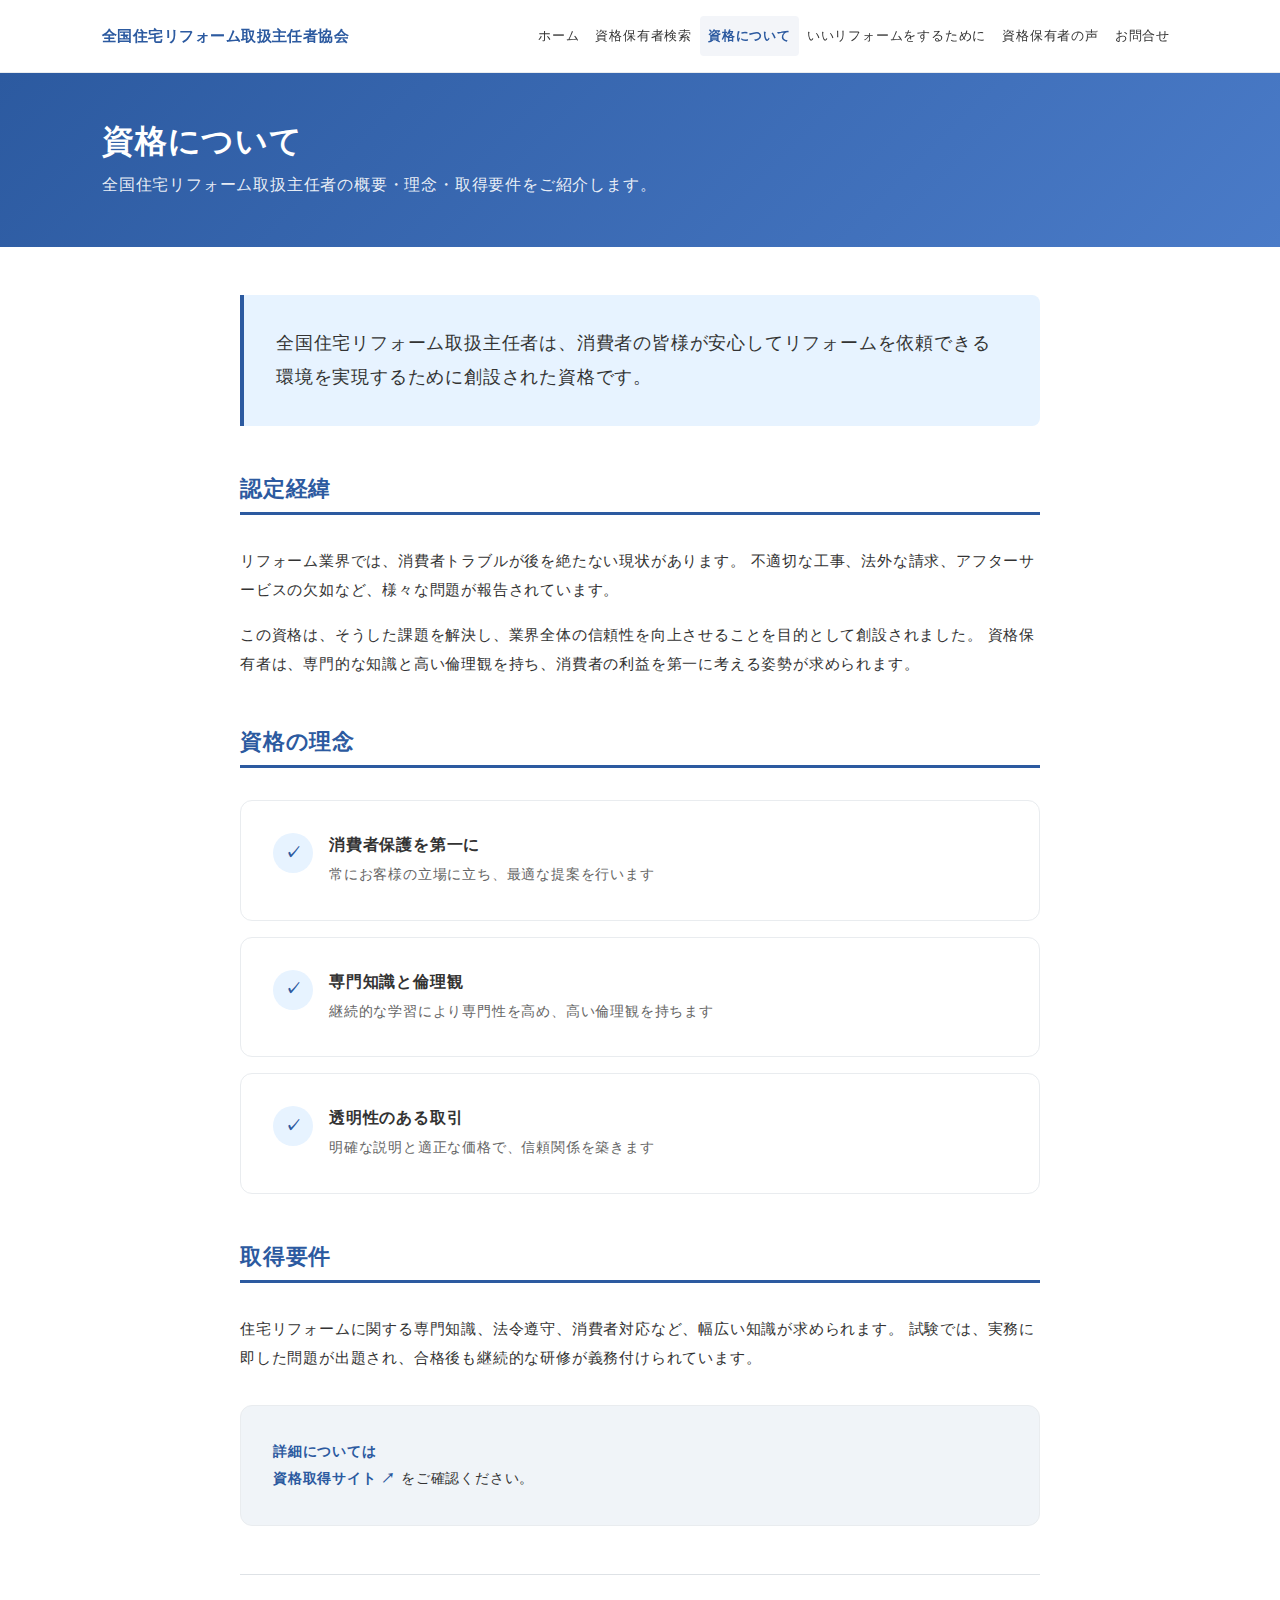
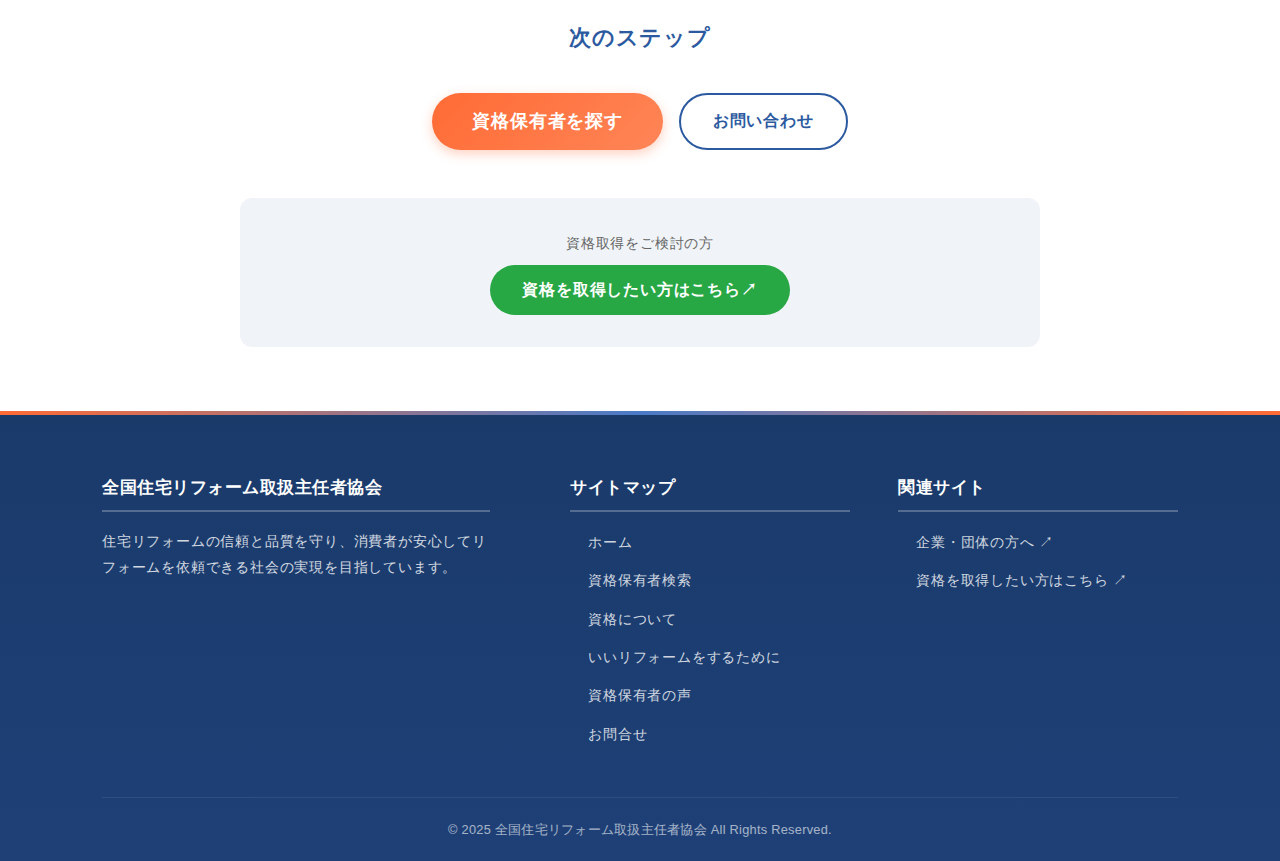
<file: about.html>
<!DOCTYPE html>
<html lang="ja">
<head>
    <meta charset="UTF-8">
    <meta name="viewport" content="width=device-width, initial-scale=1.0">
    <meta name="description" content="全国住宅リフォーム取扱主任者とは - 資格の概要・理念・取得要件について">
    <title>資格について | 全国住宅リフォーム取扱主任者協会</title>
    <link rel="stylesheet" href="css/style.css">
</head>
<body>
    <!-- ヘッダー -->
    <header class="header" id="header">
        <div class="header__inner container">
            <a href="index.html" class="header__logo">
                <span class="header__logo-main">全国住宅リフォーム取扱主任者協会</span>
            </a>
            <nav class="header__nav" id="navMenu">
                <ul class="header__nav-list">
                    <li><a href="index.html" class="header__nav-link">ホーム</a></li>
                    <li><a href="search.html" class="header__nav-link">資格保有者検索</a></li>
                    <li><a href="about.html" class="header__nav-link is-current">資格について</a></li>
                    <li><a href="index.html#guide" class="header__nav-link">いいリフォームをするために</a></li>
                    <li><a href="index.html#voices" class="header__nav-link">資格保有者の声</a></li>
                    <li><a href="contact.html" class="header__nav-link">お問合せ</a></li>
                </ul>
            </nav>
            <button class="header__hamburger" id="hamburger" aria-label="メニューを開く" aria-expanded="false">
                <span></span>
                <span></span>
                <span></span>
            </button>
        </div>
    </header>

    <!-- メインコンテンツ -->
    <main class="main">
        <section class="page-header">
            <div class="container">
                <h1 class="page-title">資格について</h1>
                <p class="page-desc">全国住宅リフォーム取扱主任者の概要・理念・取得要件をご紹介します。</p>
            </div>
        </section>

        <div class="container">
            <article class="content-article">
                <!-- イントロ -->
                <section class="content-section">
                    <p class="lead-text">
                        全国住宅リフォーム取扱主任者は、消費者の皆様が安心してリフォームを依頼できる環境を実現するために創設された資格です。
                    </p>
                </section>

                <!-- 認定経緯 -->
                <section class="content-section">
                    <h2 class="content-section__heading">認定経緯</h2>
                    <p>
                        リフォーム業界では、消費者トラブルが後を絶たない現状があります。
                        不適切な工事、法外な請求、アフターサービスの欠如など、様々な問題が報告されています。
                    </p>
                    <p>
                        この資格は、そうした課題を解決し、業界全体の信頼性を向上させることを目的として創設されました。
                        資格保有者は、専門的な知識と高い倫理観を持ち、消費者の利益を第一に考える姿勢が求められます。
                    </p>
                </section>

                <!-- 資格の理念 -->
                <section class="content-section">
                    <h2 class="content-section__heading">資格の理念</h2>
                    <div class="mission-list">
                        <div class="mission-item">
                            <div class="mission-item__icon">✓</div>
                            <div class="mission-item__body">
                                <h3 class="mission-item__title">消費者保護を第一に</h3>
                                <p>常にお客様の立場に立ち、最適な提案を行います</p>
                            </div>
                        </div>
                        <div class="mission-item">
                            <div class="mission-item__icon">✓</div>
                            <div class="mission-item__body">
                                <h3 class="mission-item__title">専門知識と倫理観</h3>
                                <p>継続的な学習により専門性を高め、高い倫理観を持ちます</p>
                            </div>
                        </div>
                        <div class="mission-item">
                            <div class="mission-item__icon">✓</div>
                            <div class="mission-item__body">
                                <h3 class="mission-item__title">透明性のある取引</h3>
                                <p>明確な説明と適正な価格で、信頼関係を築きます</p>
                            </div>
                        </div>
                    </div>
                </section>

                <!-- 取得要件 -->
                <section class="content-section">
                    <h2 class="content-section__heading">取得要件</h2>
                    <p>
                        住宅リフォームに関する専門知識、法令遵守、消費者対応など、幅広い知識が求められます。
                        試験では、実務に即した問題が出題され、合格後も継続的な研修が義務付けられています。
                    </p>
                    <div class="note-box">
                        <p>
                            <strong>詳細については</strong><br>
                            <a href="https://reform-shuninsya.com/" target="_blank" rel="noopener noreferrer" class="external-link">
                                資格取得サイト <span aria-hidden="true">↗</span>
                            </a>
                            をご確認ください。
                        </p>
                    </div>
                </section>

                <!-- CTA -->
                <section class="content-section cta-section">
                    <h2 class="content-section__heading">次のステップ</h2>
                    <div class="cta-buttons">
                        <a href="search.html" class="btn btn-primary btn-lg">資格保有者を探す</a>
                        <a href="contact.html" class="btn btn-secondary">お問い合わせ</a>
                    </div>
                    <div class="cta-external">
                        <p>資格取得をご検討の方</p>
                        <a href="https://reform-shuninsya.com/" target="_blank" rel="noopener noreferrer" class="btn btn-external">
                            資格を取得したい方はこちら <span aria-hidden="true">↗</span>
                        </a>
                    </div>
                </section>
            </article>
        </div>
    </main>

    <!-- フッター -->
    <footer class="footer">
        <div class="footer__inner container">
            <div class="footer__grid">
                <div class="footer__section">
                    <h3 class="footer__heading">全国住宅リフォーム取扱主任者協会</h3>
                    <p class="footer__text">住宅リフォームの信頼と品質を守り、消費者が安心してリフォームを依頼できる社会の実現を目指しています。</p>
                </div>
                <div class="footer__section">
                    <h3 class="footer__heading">サイトマップ</h3>
                    <ul class="footer__links">
                        <li><a href="index.html">ホーム</a></li>
                        <li><a href="search.html">資格保有者検索</a></li>
                        <li><a href="about.html">資格について</a></li>
                        <li><a href="index.html#guide">いいリフォームをするために</a></li>
                        <li><a href="index.html#voices">資格保有者の声</a></li>
                        <li><a href="contact.html">お問合せ</a></li>
                    </ul>
                </div>
                <div class="footer__section">
                    <h3 class="footer__heading">関連サイト</h3>
                    <ul class="footer__links">
                        <li><a href="https://reform-shuninsya.com/houjin" target="_blank" rel="noopener noreferrer" class="footer__external">企業・団体の方へ<span aria-hidden="true"> ↗</span></a></li>
                        <li><a href="https://reform-shuninsya.com/" target="_blank" rel="noopener noreferrer" class="footer__external">資格を取得したい方はこちら<span aria-hidden="true"> ↗</span></a></li>
                    </ul>
                </div>
            </div>
            <div class="footer__bottom">
                <p>&copy; 2025 全国住宅リフォーム取扱主任者協会 All Rights Reserved.</p>
            </div>
        </div>
    </footer>

    <!-- ページトップボタン -->
    <button class="scroll-top" id="scrollTop" aria-label="ページトップへ">↑</button>

    <script src="js/main.js"></script>
</body>
</html>
</file>
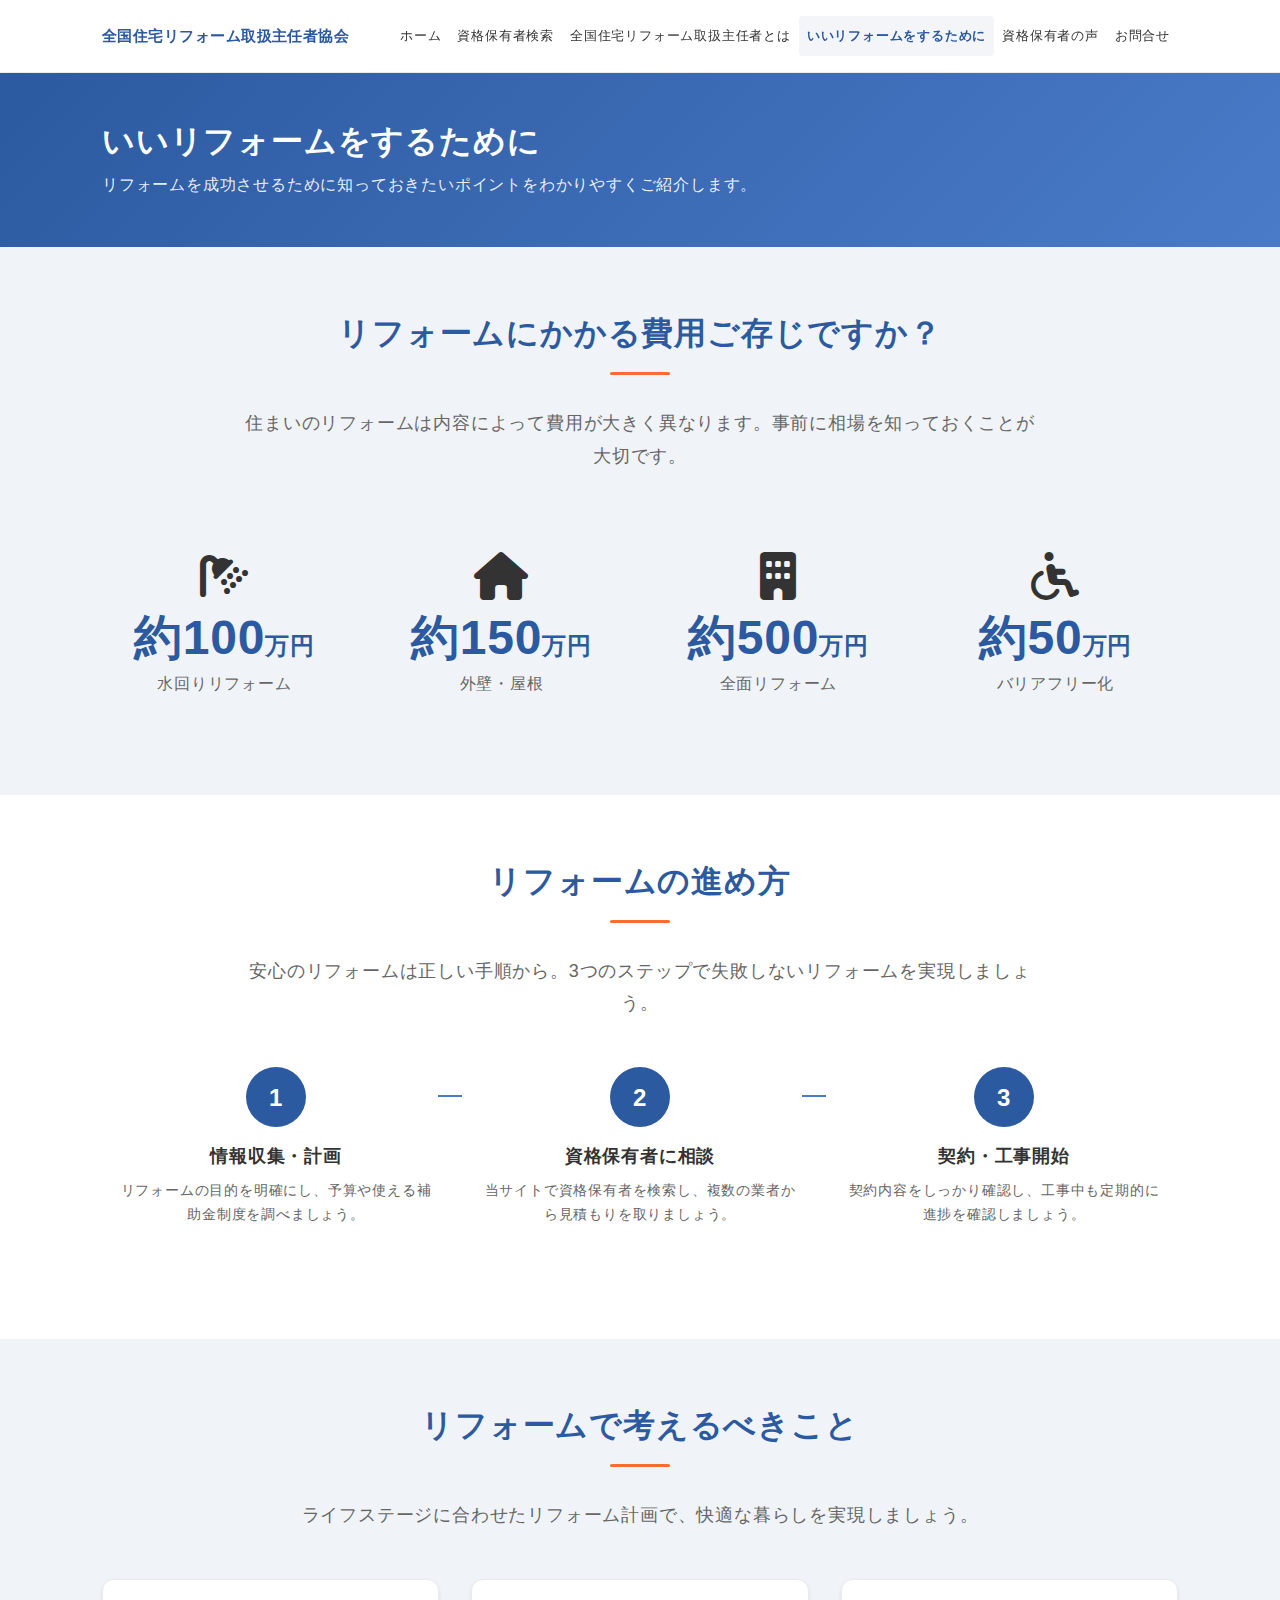
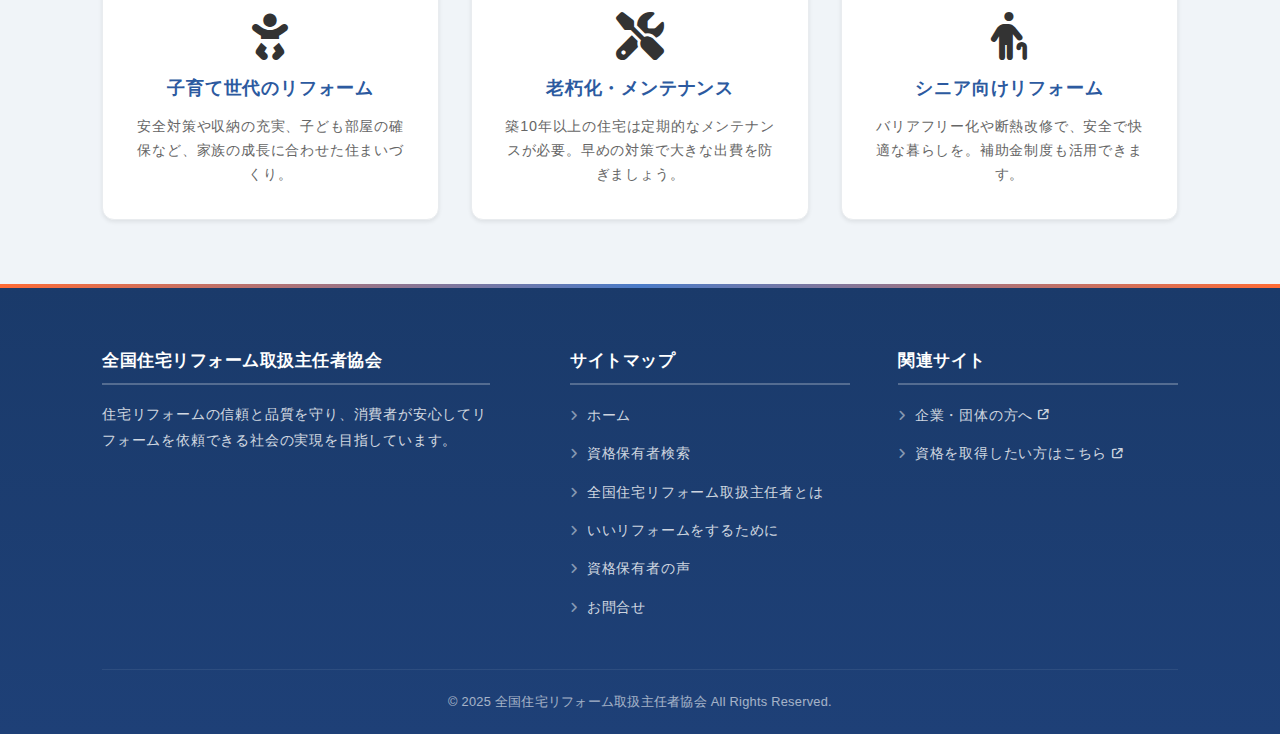
<file: guide.html>
<!DOCTYPE html>
<html lang="ja">

<head>
    <meta charset="UTF-8">
    <meta name="viewport" content="width=device-width, initial-scale=1.0">
    <meta name="description" content="いいリフォームをするために - チェックポイントとガイド">
    <title>いいリフォームをするために | 全国住宅リフォーム取扱主任者協会</title>
    <link rel="stylesheet" href="https://cdnjs.cloudflare.com/ajax/libs/font-awesome/6.5.1/css/all.min.css">
    <link rel="stylesheet" href="css/style.css">
</head>

<body>
    <!-- ヘッダー -->
    <header class="header" id="header">
        <div class="header__inner container">
            <a href="index.html" class="header__logo">
                <span class="header__logo-main">全国住宅リフォーム取扱主任者協会</span>
            </a>
            <nav class="header__nav" id="navMenu">
                <ul class="header__nav-list">
                    <li><a href="index.html" class="header__nav-link">ホーム</a></li>
                    <li><a href="search.html" class="header__nav-link">資格保有者検索</a></li>
                    <li><a href="national_housing_reform_specialist.html" class="header__nav-link">全国住宅リフォーム取扱主任者とは</a></li>
                    <li><a href="guide.html" class="header__nav-link is-current">いいリフォームをするために</a></li>
                    <li><a href="voices.html" class="header__nav-link">資格保有者の声</a></li>
                    <li><a href="contact.html" class="header__nav-link">お問合せ</a></li>
                </ul>
            </nav>
            <button class="header__hamburger" id="hamburger" aria-label="メニューを開く" aria-expanded="false">
                <span></span>
                <span></span>
                <span></span>
            </button>
        </div>
    </header>

    <!-- メインコンテンツ -->
    <main class="main">
        <section class="page-header">
            <div class="container">
                <h1 class="page-title">いいリフォームをするために</h1>
                <p class="page-desc">リフォームを成功させるために知っておきたいポイントをわかりやすくご紹介します。</p>
            </div>
        </section>

        <!-- ライフイベントにかかる費用セクション（FP協会風） -->
        <section class="stats-section section">
            <div class="container">
                <h2 class="section-title">リフォームにかかる費用ご存じですか？</h2>
                <p class="section-description">住まいのリフォームは内容によって費用が大きく異なります。事前に相場を知っておくことが大切です。</p>
                <div class="stats-grid">
                    <div class="stat-item">
                        <div class="stat-icon"><i class="fas fa-shower"></i></div>
                        <div class="stat-number">約100<span>万円</span></div>
                        <div class="stat-label">水回りリフォーム</div>
                    </div>
                    <div class="stat-item">
                        <div class="stat-icon"><i class="fas fa-house"></i></div>
                        <div class="stat-number">約150<span>万円</span></div>
                        <div class="stat-label">外壁・屋根</div>
                    </div>
                    <div class="stat-item">
                        <div class="stat-icon"><i class="fas fa-building"></i></div>
                        <div class="stat-number">約500<span>万円</span></div>
                        <div class="stat-label">全面リフォーム</div>
                    </div>
                    <div class="stat-item">
                        <div class="stat-icon"><i class="fas fa-wheelchair"></i></div>
                        <div class="stat-number">約50<span>万円</span></div>
                        <div class="stat-label">バリアフリー化</div>
                    </div>
                </div>
            </div>
        </section>

        <!-- リフォームの進め方ステップ -->
        <section class="steps-section section">
            <div class="container">
                <h2 class="section-title">リフォームの進め方</h2>
                <p class="section-description">安心のリフォームは正しい手順から。3つのステップで失敗しないリフォームを実現しましょう。</p>
                <div class="steps">
                    <div class="step-item">
                        <div class="step-number">1</div>
                        <h3 class="step-title">情報収集・計画</h3>
                        <p class="step-text">リフォームの目的を明確にし、予算や使える補助金制度を調べましょう。</p>
                    </div>
                    <div class="step-item">
                        <div class="step-number">2</div>
                        <h3 class="step-title">資格保有者に相談</h3>
                        <p class="step-text">当サイトで資格保有者を検索し、複数の業者から見積もりを取りましょう。</p>
                    </div>
                    <div class="step-item">
                        <div class="step-number">3</div>
                        <h3 class="step-title">契約・工事開始</h3>
                        <p class="step-text">契約内容をしっかり確認し、工事中も定期的に進捗を確認しましょう。</p>
                    </div>
                </div>
            </div>
        </section>

        <!-- リフォームで考えるべきこと（FP協会風ライフイベントカード） -->
        <section class="life-events section">
            <div class="container">
                <h2 class="section-title">リフォームで考えるべきこと</h2>
                <p class="section-description">ライフステージに合わせたリフォーム計画で、快適な暮らしを実現しましょう。</p>
                <div class="life-events__grid">
                    <div class="life-event-card">
                        <div class="life-event-card__icon"><i class="fas fa-baby"></i></div>
                        <h3 class="life-event-card__title">子育て世代のリフォーム</h3>
                        <p class="life-event-card__text">安全対策や収納の充実、子ども部屋の確保など、家族の成長に合わせた住まいづくり。</p>
                    </div>
                    <div class="life-event-card">
                        <div class="life-event-card__icon"><i class="fas fa-screwdriver-wrench"></i></div>
                        <h3 class="life-event-card__title">老朽化・メンテナンス</h3>
                        <p class="life-event-card__text">築10年以上の住宅は定期的なメンテナンスが必要。早めの対策で大きな出費を防ぎましょう。</p>
                    </div>
                    <div class="life-event-card">
                        <div class="life-event-card__icon"><i class="fas fa-person-cane"></i></div>
                        <h3 class="life-event-card__title">シニア向けリフォーム</h3>
                        <p class="life-event-card__text">バリアフリー化や断熱改修で、安全で快適な暮らしを。補助金制度も活用できます。</p>
                    </div>
                </div>
            </div>
        </section>

    </main>

    <!-- フッター -->
    <footer class="footer">
        <div class="footer__inner container">
            <div class="footer__grid">
                <div class="footer__section">
                    <h3 class="footer__heading">全国住宅リフォーム取扱主任者協会</h3>
                    <p class="footer__text">住宅リフォームの信頼と品質を守り、消費者が安心してリフォームを依頼できる社会の実現を目指しています。</p>
                </div>
                <div class="footer__section">
                    <h3 class="footer__heading">サイトマップ</h3>
                    <ul class="footer__links">
                        <li><a href="index.html">ホーム</a></li>
                        <li><a href="search.html">資格保有者検索</a></li>
                        <li><a href="national_housing_reform_specialist.html">全国住宅リフォーム取扱主任者とは</a></li>
                        <li><a href="guide.html">いいリフォームをするために</a></li>
                        <li><a href="voices.html">資格保有者の声</a></li>
                        <li><a href="contact.html">お問合せ</a></li>
                    </ul>
                </div>
                <div class="footer__section">
                    <h3 class="footer__heading">関連サイト</h3>
                    <ul class="footer__links">
                        <li><a href="https://reform-shuninsya.com/houjin" target="_blank" rel="noopener noreferrer"
                                class="footer__external">企業・団体の方へ<span aria-hidden="true"> <i class="fas fa-arrow-up-right-from-square fa-xs"></i></span></a></li>
                        <li><a href="https://reform-shuninsya.com/" target="_blank" rel="noopener noreferrer"
                                class="footer__external">資格を取得したい方はこちら<span aria-hidden="true"> <i class="fas fa-arrow-up-right-from-square fa-xs"></i></span></a></li>
                    </ul>
                </div>
            </div>
            <div class="footer__bottom">
                <p>&copy; 2025 全国住宅リフォーム取扱主任者協会 All Rights Reserved.</p>
            </div>
        </div>
    </footer>

    <!-- ページトップボタン -->
    <button class="scroll-top" id="scrollTop" aria-label="ページトップへ"><i class="fas fa-chevron-up"></i></button>

    <script src="js/main.js"></script>
</body>

</html>
</file>
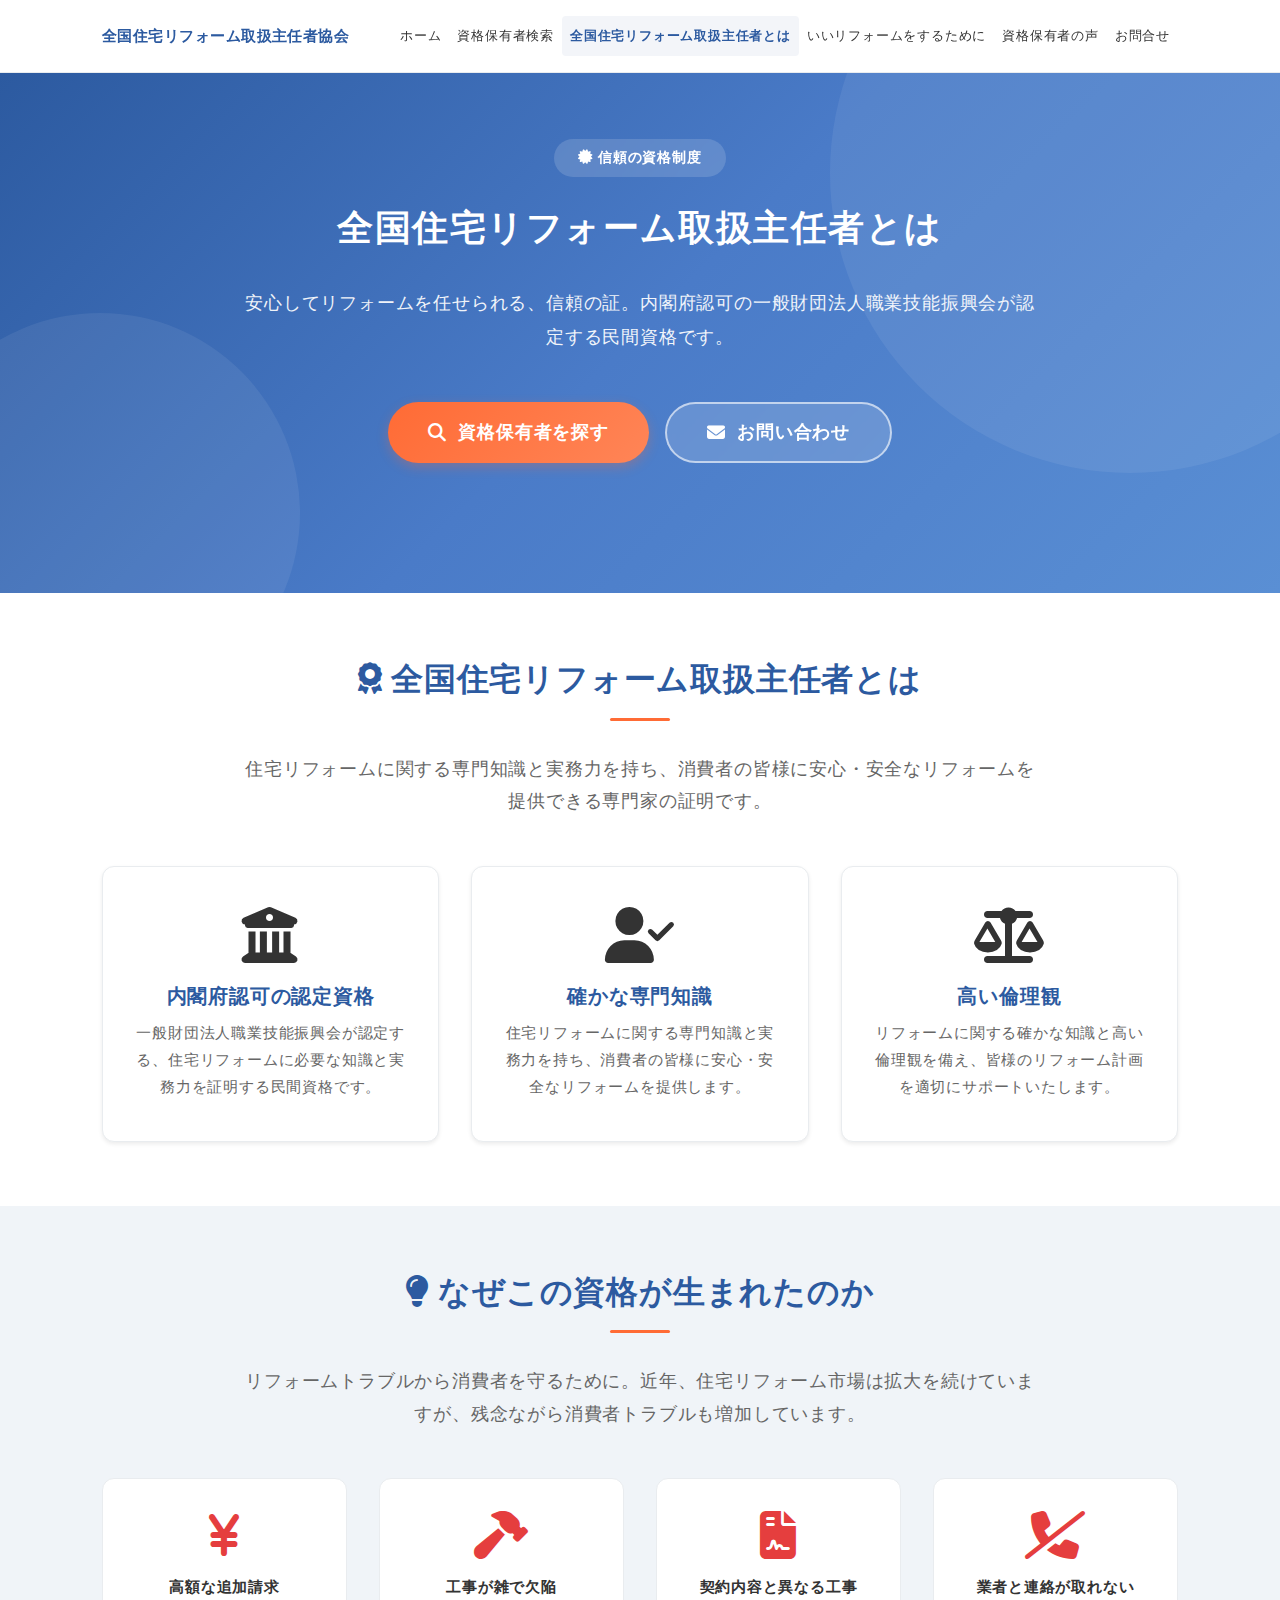
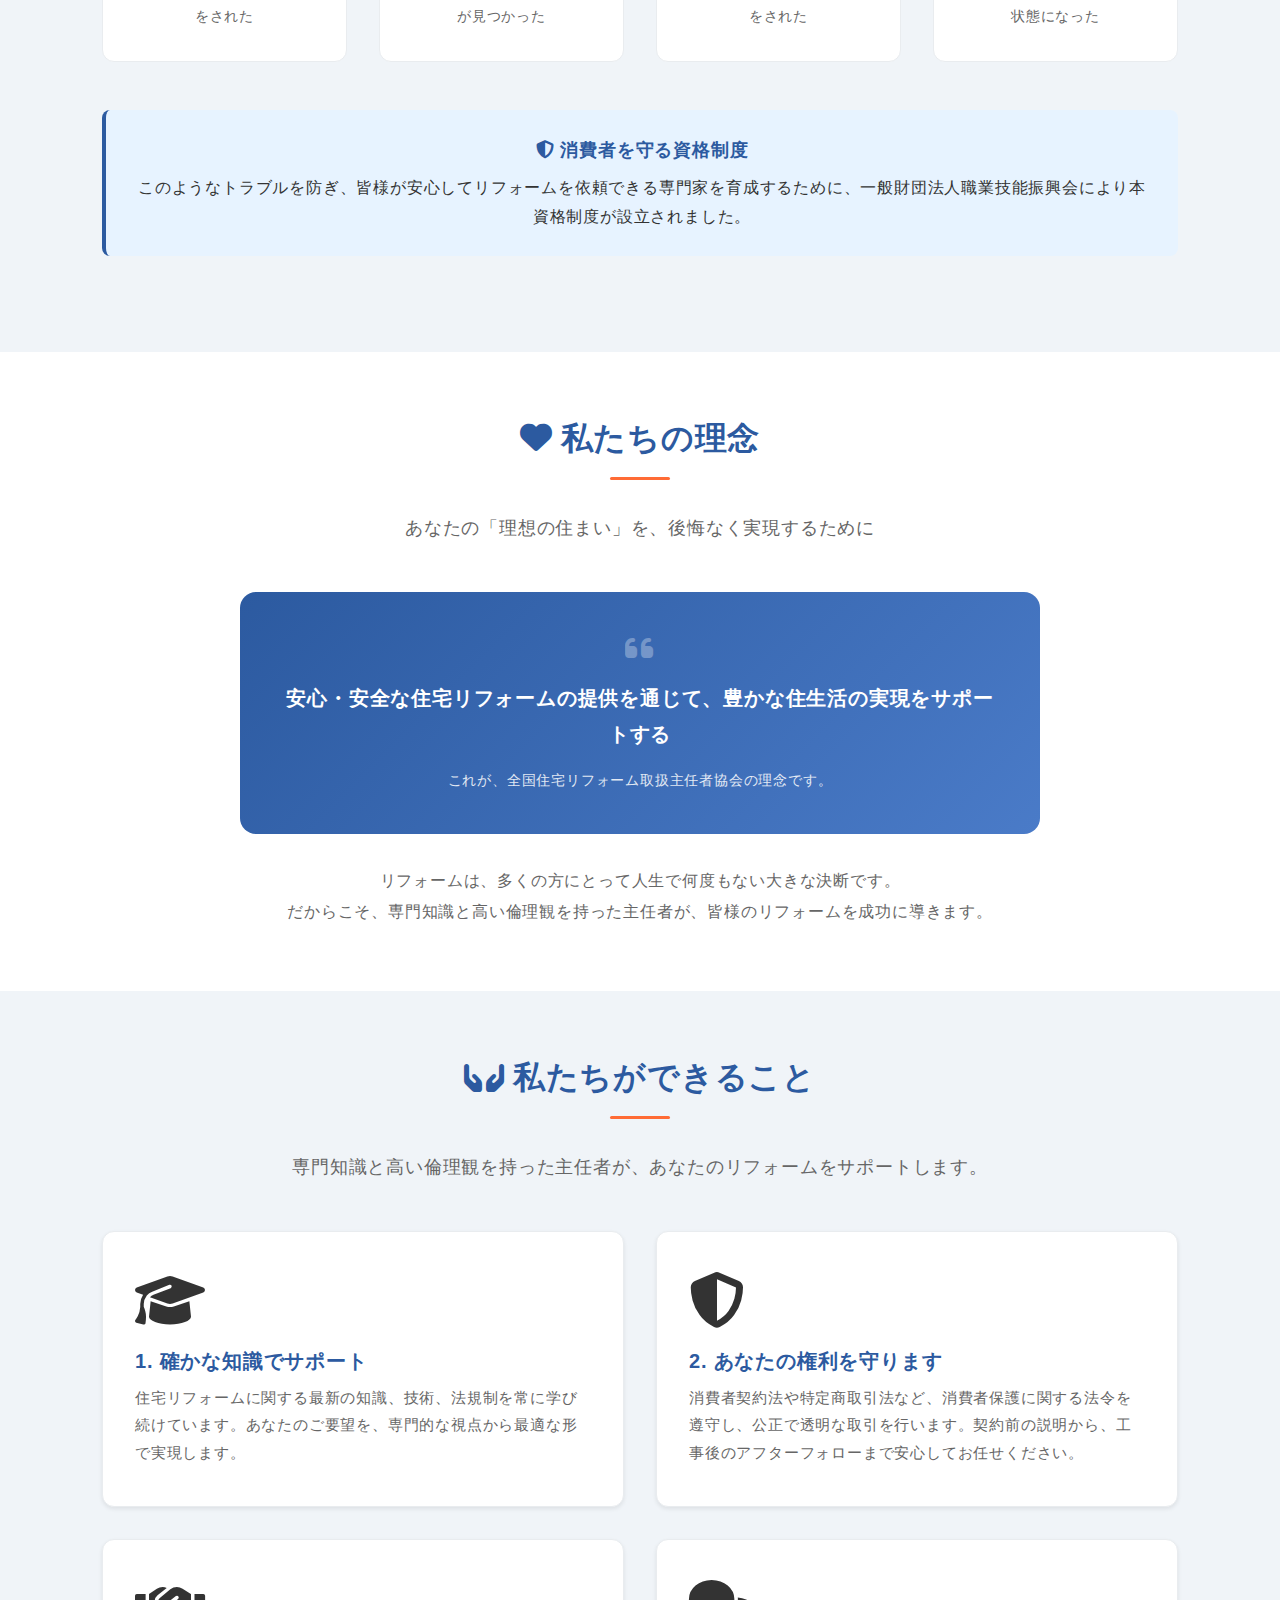
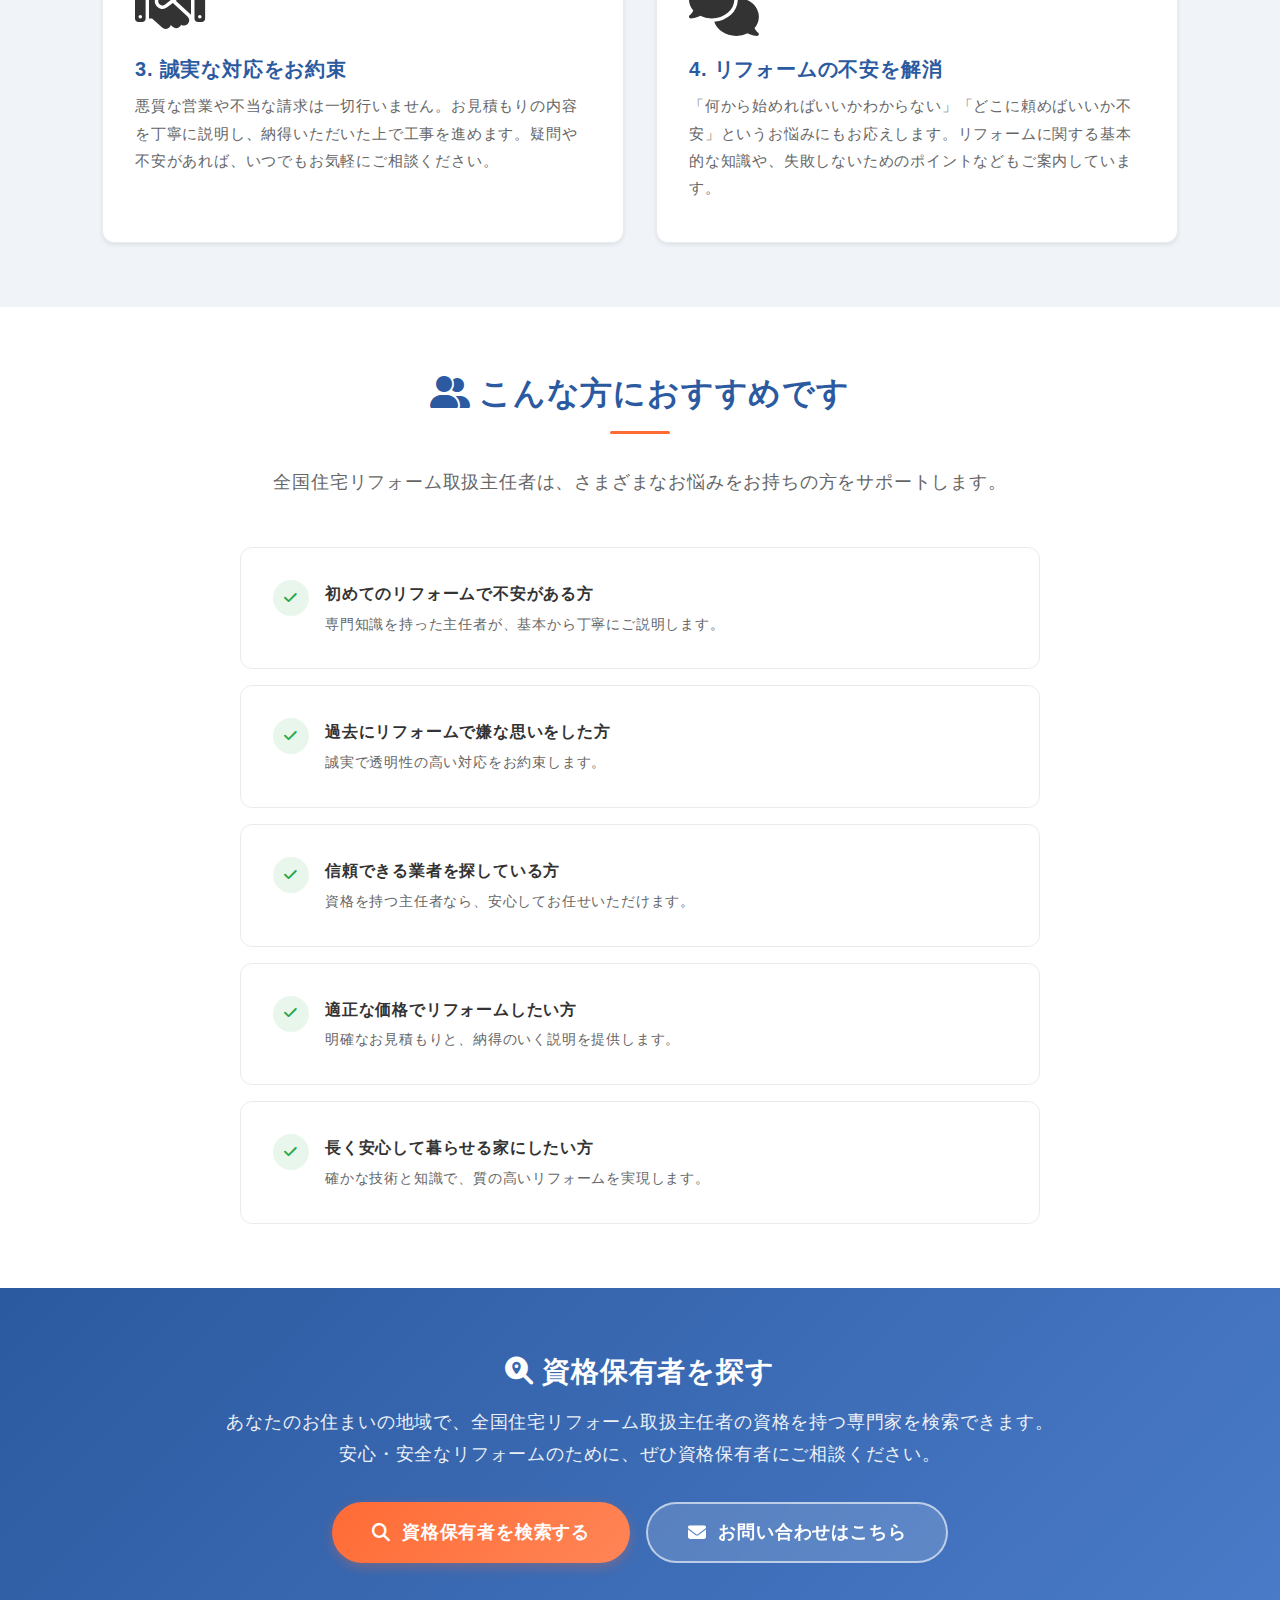
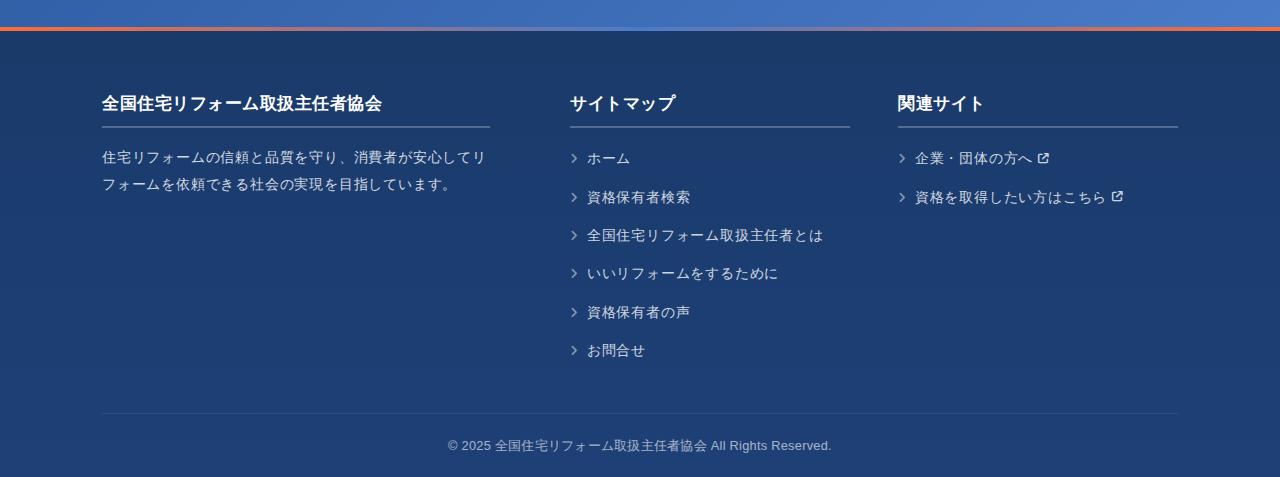
<file: national_housing_reform_specialist.html>
<!DOCTYPE html>
<html lang="ja">

<head>
    <meta charset="UTF-8">
    <meta name="viewport" content="width=device-width, initial-scale=1.0">
    <meta name="description" content="全国住宅リフォーム取扱主任者とは - 安心してリフォームを任せられる、信頼の証">
    <title>全国住宅リフォーム取扱主任者とは | 全国住宅リフォーム取扱主任者協会</title>
    <link rel="stylesheet" href="https://cdnjs.cloudflare.com/ajax/libs/font-awesome/6.5.1/css/all.min.css">
    <link rel="stylesheet" href="css/style.css">
    <script src="https://identity.netlify.com/v1/netlify-identity-widget.js"></script>
</head>

<body>
    <!-- ヘッダー -->
    <header class="header" id="header">
        <div class="header__inner container">
            <a href="index.html" class="header__logo">
                <span class="header__logo-main">全国住宅リフォーム取扱主任者協会</span>
            </a>
            <nav class="header__nav" id="navMenu">
                <ul class="header__nav-list">
                    <li><a href="index.html" class="header__nav-link">ホーム</a></li>
                    <li><a href="search.html" class="header__nav-link">資格保有者検索</a></li>
                    <li><a href="national_housing_reform_specialist.html" class="header__nav-link is-current">全国住宅リフォーム取扱主任者とは</a></li>
                    <li><a href="guide.html" class="header__nav-link">いいリフォームをするために</a></li>
                    <li><a href="voices.html" class="header__nav-link">資格保有者の声</a></li>
                    <li><a href="contact.html" class="header__nav-link">お問合せ</a></li>
                </ul>
            </nav>
            <button class="header__hamburger" id="hamburger" aria-label="メニューを開く" aria-expanded="false">
                <span></span>
                <span></span>
                <span></span>
            </button>
        </div>
    </header>

    <!-- メインコンテンツ -->
    <main class="main">
        <!-- ヒーローセクション -->
        <section class="hero hero--specialist">
            <div class="hero__bg"></div>
            <div class="container">
                <div class="hero__content">
                    <p class="hero__subtitle"><i class="fas fa-certificate"></i> <span id="spec-hero-subtitle">信頼の資格制度</span></p>
                    <h1 id="spec-hero-title" class="hero__title">全国住宅リフォーム取扱主任者とは</h1>
                    <p id="spec-hero-text" class="hero__text">安心してリフォームを任せられる、信頼の証。内閣府認可の一般財団法人職業技能振興会が認定する民間資格です。</p>
                    <div class="hero__buttons">
                        <a href="search.html" class="btn btn-primary btn-lg"><i class="fas fa-search"></i>&nbsp; 資格保有者を探す</a>
                        <a href="contact.html" class="btn btn-white btn-lg"><i class="fas fa-envelope"></i>&nbsp; お問い合わせ</a>
                    </div>
                </div>
            </div>
        </section>

        <!-- 資格の概要セクション -->
        <section class="section">
            <div class="container">
                <h2 class="section-title"><i class="fas fa-award" style="margin-right: 0.5rem;"></i>全国住宅リフォーム取扱主任者とは</h2>
                <p id="spec-overview-desc" class="section-description">住宅リフォームに関する専門知識と実務力を持ち、消費者の皆様に安心・安全なリフォームを提供できる専門家の証明です。</p>
                <div class="features__grid">
                    <div class="feature-card">
                        <div class="feature-card__icon"><i class="fas fa-building-columns"></i></div>
                        <h3 id="spec-feat-0-title" class="feature-card__title">内閣府認可の認定資格</h3>
                        <p id="spec-feat-0-text" class="feature-card__text">一般財団法人職業技能振興会が認定する、住宅リフォームに必要な知識と実務力を証明する民間資格です。</p>
                    </div>
                    <div class="feature-card">
                        <div class="feature-card__icon"><i class="fas fa-user-check"></i></div>
                        <h3 id="spec-feat-1-title" class="feature-card__title">確かな専門知識</h3>
                        <p id="spec-feat-1-text" class="feature-card__text">住宅リフォームに関する専門知識と実務力を持ち、消費者の皆様に安心・安全なリフォームを提供します。</p>
                    </div>
                    <div class="feature-card">
                        <div class="feature-card__icon"><i class="fas fa-scale-balanced"></i></div>
                        <h3 id="spec-feat-2-title" class="feature-card__title">高い倫理観</h3>
                        <p id="spec-feat-2-text" class="feature-card__text">リフォームに関する確かな知識と高い倫理観を備え、皆様のリフォーム計画を適切にサポートいたします。</p>
                    </div>
                </div>
            </div>
        </section>

        <!-- なぜこの資格が生まれたのか -->
        <section class="section section-gray">
            <div class="container">
                <h2 class="section-title"><i class="fas fa-lightbulb" style="margin-right: 0.5rem;"></i>なぜこの資格が生まれたのか</h2>
                <p class="section-description">リフォームトラブルから消費者を守るために。近年、住宅リフォーム市場は拡大を続けていますが、残念ながら消費者トラブルも増加しています。</p>
                <div class="trouble-grid">
                    <div class="trouble-card">
                        <div class="trouble-card__icon"><i class="fas fa-yen-sign"></i></div>
                        <div class="trouble-card__title">高額な追加請求</div>
                        <div class="trouble-card__text">をされた</div>
                    </div>
                    <div class="trouble-card">
                        <div class="trouble-card__icon"><i class="fas fa-hammer"></i></div>
                        <div class="trouble-card__title">工事が雑で欠陥</div>
                        <div class="trouble-card__text">が見つかった</div>
                    </div>
                    <div class="trouble-card">
                        <div class="trouble-card__icon"><i class="fas fa-file-contract"></i></div>
                        <div class="trouble-card__title">契約内容と異なる工事</div>
                        <div class="trouble-card__text">をされた</div>
                    </div>
                    <div class="trouble-card">
                        <div class="trouble-card__icon"><i class="fas fa-phone-slash"></i></div>
                        <div class="trouble-card__title">業者と連絡が取れない</div>
                        <div class="trouble-card__text">状態になった</div>
                    </div>
                </div>
                <div class="info-box info-box--center">
                    <h4><i class="fas fa-shield-halved"></i> 消費者を守る資格制度</h4>
                    <p>このようなトラブルを防ぎ、皆様が安心してリフォームを依頼できる専門家を育成するために、一般財団法人職業技能振興会により本資格制度が設立されました。</p>
                </div>
            </div>
        </section>

        <!-- 私たちの理念 -->
        <section class="section">
            <div class="container">
                <h2 class="section-title"><i class="fas fa-heart" style="margin-right: 0.5rem;"></i>私たちの理念</h2>
                <p class="section-description">あなたの「理想の住まい」を、後悔なく実現するために</p>
                <div class="philosophy-wrapper">
                    <div class="philosophy-box">
                        <i class="fas fa-quote-left philosophy-box__quote"></i>
                        <p id="spec-philosophy-text" class="philosophy-box__text">安心・安全な住宅リフォームの提供を通じて、豊かな住生活の実現をサポートする</p>
                        <p id="spec-philosophy-sub" class="philosophy-box__sub">これが、全国住宅リフォーム取扱主任者協会の理念です。</p>
                    </div>
                    <p class="philosophy-desc">リフォームは、多くの方にとって人生で何度もない大きな決断です。<br class="pc-only">だからこそ、専門知識と高い倫理観を持った主任者が、皆様のリフォームを成功に導きます。</p>
                </div>
            </div>
        </section>

        <!-- 私たちができること -->
        <section class="section section-gray">
            <div class="container">
                <h2 class="section-title"><i class="fas fa-hands-holding" style="margin-right: 0.5rem;"></i>私たちができること</h2>
                <p class="section-description">専門知識と高い倫理観を持った主任者が、あなたのリフォームをサポートします。</p>
                <div class="capability-grid">
                    <div class="feature-card feature-card--left">
                        <div class="feature-card__icon"><i class="fas fa-graduation-cap"></i></div>
                        <h3 class="feature-card__title">1. 確かな知識でサポート</h3>
                        <p class="feature-card__text">住宅リフォームに関する最新の知識、技術、法規制を常に学び続けています。あなたのご要望を、専門的な視点から最適な形で実現します。</p>
                    </div>
                    <div class="feature-card feature-card--left">
                        <div class="feature-card__icon"><i class="fas fa-shield-halved"></i></div>
                        <h3 class="feature-card__title">2. あなたの権利を守ります</h3>
                        <p class="feature-card__text">消費者契約法や特定商取引法など、消費者保護に関する法令を遵守し、公正で透明な取引を行います。契約前の説明から、工事後のアフターフォローまで安心してお任せください。</p>
                    </div>
                    <div class="feature-card feature-card--left">
                        <div class="feature-card__icon"><i class="fas fa-handshake"></i></div>
                        <h3 class="feature-card__title">3. 誠実な対応をお約束</h3>
                        <p class="feature-card__text">悪質な営業や不当な請求は一切行いません。お見積もりの内容を丁寧に説明し、納得いただいた上で工事を進めます。疑問や不安があれば、いつでもお気軽にご相談ください。</p>
                    </div>
                    <div class="feature-card feature-card--left">
                        <div class="feature-card__icon"><i class="fas fa-comments"></i></div>
                        <h3 class="feature-card__title">4. リフォームの不安を解消</h3>
                        <p class="feature-card__text">「何から始めればいいかわからない」「どこに頼めばいいか不安」というお悩みにもお応えします。リフォームに関する基本的な知識や、失敗しないためのポイントなどもご案内しています。</p>
                    </div>
                </div>
            </div>
        </section>

        <!-- こんな方におすすめです -->
        <section class="section">
            <div class="container">
                <h2 class="section-title"><i class="fas fa-user-group" style="margin-right: 0.5rem;"></i>こんな方におすすめです</h2>
                <p class="section-description">全国住宅リフォーム取扱主任者は、さまざまなお悩みをお持ちの方をサポートします。</p>
                <div style="max-width: 800px; margin: 0 auto; display: flex; flex-direction: column; gap: 1rem;">
                    <div class="check-item">
                        <div class="check-item__icon"><i class="fas fa-check"></i></div>
                        <div class="check-item__body">
                            <div class="check-item__title">初めてのリフォームで不安がある方</div>
                            <p>専門知識を持った主任者が、基本から丁寧にご説明します。</p>
                        </div>
                    </div>
                    <div class="check-item">
                        <div class="check-item__icon"><i class="fas fa-check"></i></div>
                        <div class="check-item__body">
                            <div class="check-item__title">過去にリフォームで嫌な思いをした方</div>
                            <p>誠実で透明性の高い対応をお約束します。</p>
                        </div>
                    </div>
                    <div class="check-item">
                        <div class="check-item__icon"><i class="fas fa-check"></i></div>
                        <div class="check-item__body">
                            <div class="check-item__title">信頼できる業者を探している方</div>
                            <p>資格を持つ主任者なら、安心してお任せいただけます。</p>
                        </div>
                    </div>
                    <div class="check-item">
                        <div class="check-item__icon"><i class="fas fa-check"></i></div>
                        <div class="check-item__body">
                            <div class="check-item__title">適正な価格でリフォームしたい方</div>
                            <p>明確なお見積もりと、納得のいく説明を提供します。</p>
                        </div>
                    </div>
                    <div class="check-item">
                        <div class="check-item__icon"><i class="fas fa-check"></i></div>
                        <div class="check-item__body">
                            <div class="check-item__title">長く安心して暮らせる家にしたい方</div>
                            <p>確かな技術と知識で、質の高いリフォームを実現します。</p>
                        </div>
                    </div>
                </div>
            </div>
        </section>

        <!-- CTAバナー -->
        <section class="cta-banner">
            <div class="container">
                <h2 class="cta-banner__title"><i class="fas fa-search-location" style="margin-right: 0.5rem;"></i>資格保有者を探す</h2>
                <p class="cta-banner__text">あなたのお住まいの地域で、全国住宅リフォーム取扱主任者の資格を持つ専門家を検索できます。<br>安心・安全なリフォームのために、ぜひ資格保有者にご相談ください。</p>
                <div class="cta-banner__buttons">
                    <a href="search.html" class="btn btn-primary btn-lg"><i class="fas fa-search"></i>&nbsp; 資格保有者を検索する</a>
                    <a href="contact.html" class="btn btn-white btn-lg"><i class="fas fa-envelope"></i>&nbsp; お問い合わせはこちら</a>
                </div>
            </div>
        </section>
    </main>

    <!-- フッター -->
    <footer class="footer">
        <div class="footer__inner container">
            <div class="footer__grid">
                <div class="footer__section">
                    <h3 class="footer__heading">全国住宅リフォーム取扱主任者協会</h3>
                    <p class="footer__text">住宅リフォームの信頼と品質を守り、消費者が安心してリフォームを依頼できる社会の実現を目指しています。</p>
                </div>
                <div class="footer__section">
                    <h3 class="footer__heading">サイトマップ</h3>
                    <ul class="footer__links">
                        <li><a href="index.html">ホーム</a></li>
                        <li><a href="search.html">資格保有者検索</a></li>
                        <li><a href="national_housing_reform_specialist.html">全国住宅リフォーム取扱主任者とは</a></li>
                        <li><a href="guide.html">いいリフォームをするために</a></li>
                        <li><a href="voices.html">資格保有者の声</a></li>
                        <li><a href="contact.html">お問合せ</a></li>
                    </ul>
                </div>
                <div class="footer__section">
                    <h3 class="footer__heading">関連サイト</h3>
                    <ul class="footer__links">
                        <li><a href="https://reform-shuninsya.com/houjin" target="_blank" rel="noopener noreferrer"
                                class="footer__external">企業・団体の方へ<span aria-hidden="true"> <i class="fas fa-arrow-up-right-from-square fa-xs"></i></span></a></li>
                        <li><a href="https://reform-shuninsya.com/" target="_blank" rel="noopener noreferrer"
                                class="footer__external">資格を取得したい方はこちら<span aria-hidden="true"> <i class="fas fa-arrow-up-right-from-square fa-xs"></i></span></a></li>
                    </ul>
                </div>
            </div>
            <div class="footer__bottom">
                <p>&copy; 2025 全国住宅リフォーム取扱主任者協会 All Rights Reserved.</p>
            </div>
        </div>
    </footer>

    <!-- ページトップボタン -->
    <button class="scroll-top" id="scrollTop" aria-label="ページトップへ"><i class="fas fa-chevron-up"></i></button>

    <script src="js/main.js"></script>
    <script>
      fetch('/data/specialist.json')
        .then(function(r) { return r.json(); })
        .then(function(d) {
          var set = function(id, val) { var el = document.getElementById(id); if (el && val) el.textContent = val; };
          if (d.hero) {
            set('spec-hero-subtitle', d.hero.subtitle);
            set('spec-hero-title', d.hero.title);
            set('spec-hero-text', d.hero.text);
          }
          if (d.overview) {
            set('spec-overview-desc', d.overview.description);
            if (d.overview.features) {
              d.overview.features.forEach(function(f, i) {
                set('spec-feat-' + i + '-title', f.title);
                set('spec-feat-' + i + '-text', f.text);
              });
            }
          }
          if (d.philosophy) {
            set('spec-philosophy-text', d.philosophy.quote);
            set('spec-philosophy-sub', d.philosophy.sub);
          }
        }).catch(function() {});
    </script>
</body>

</html>
</file>
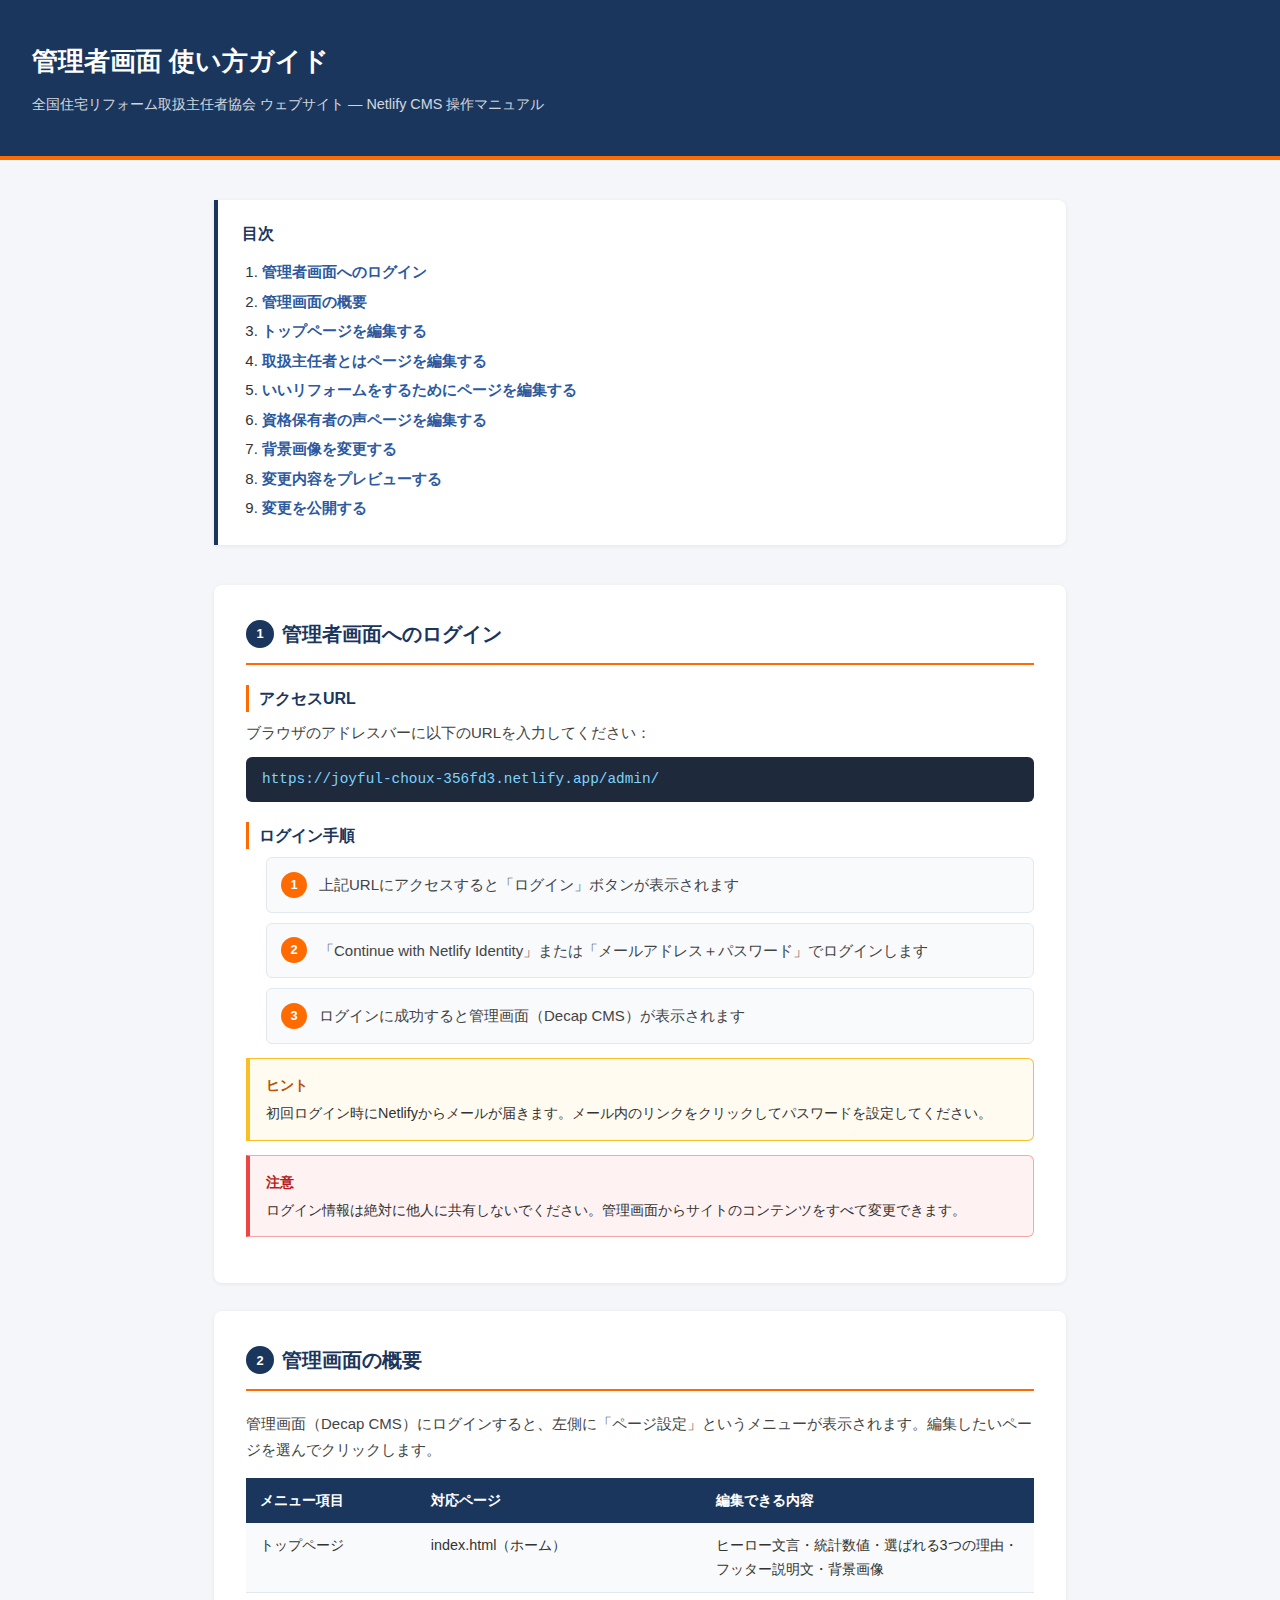
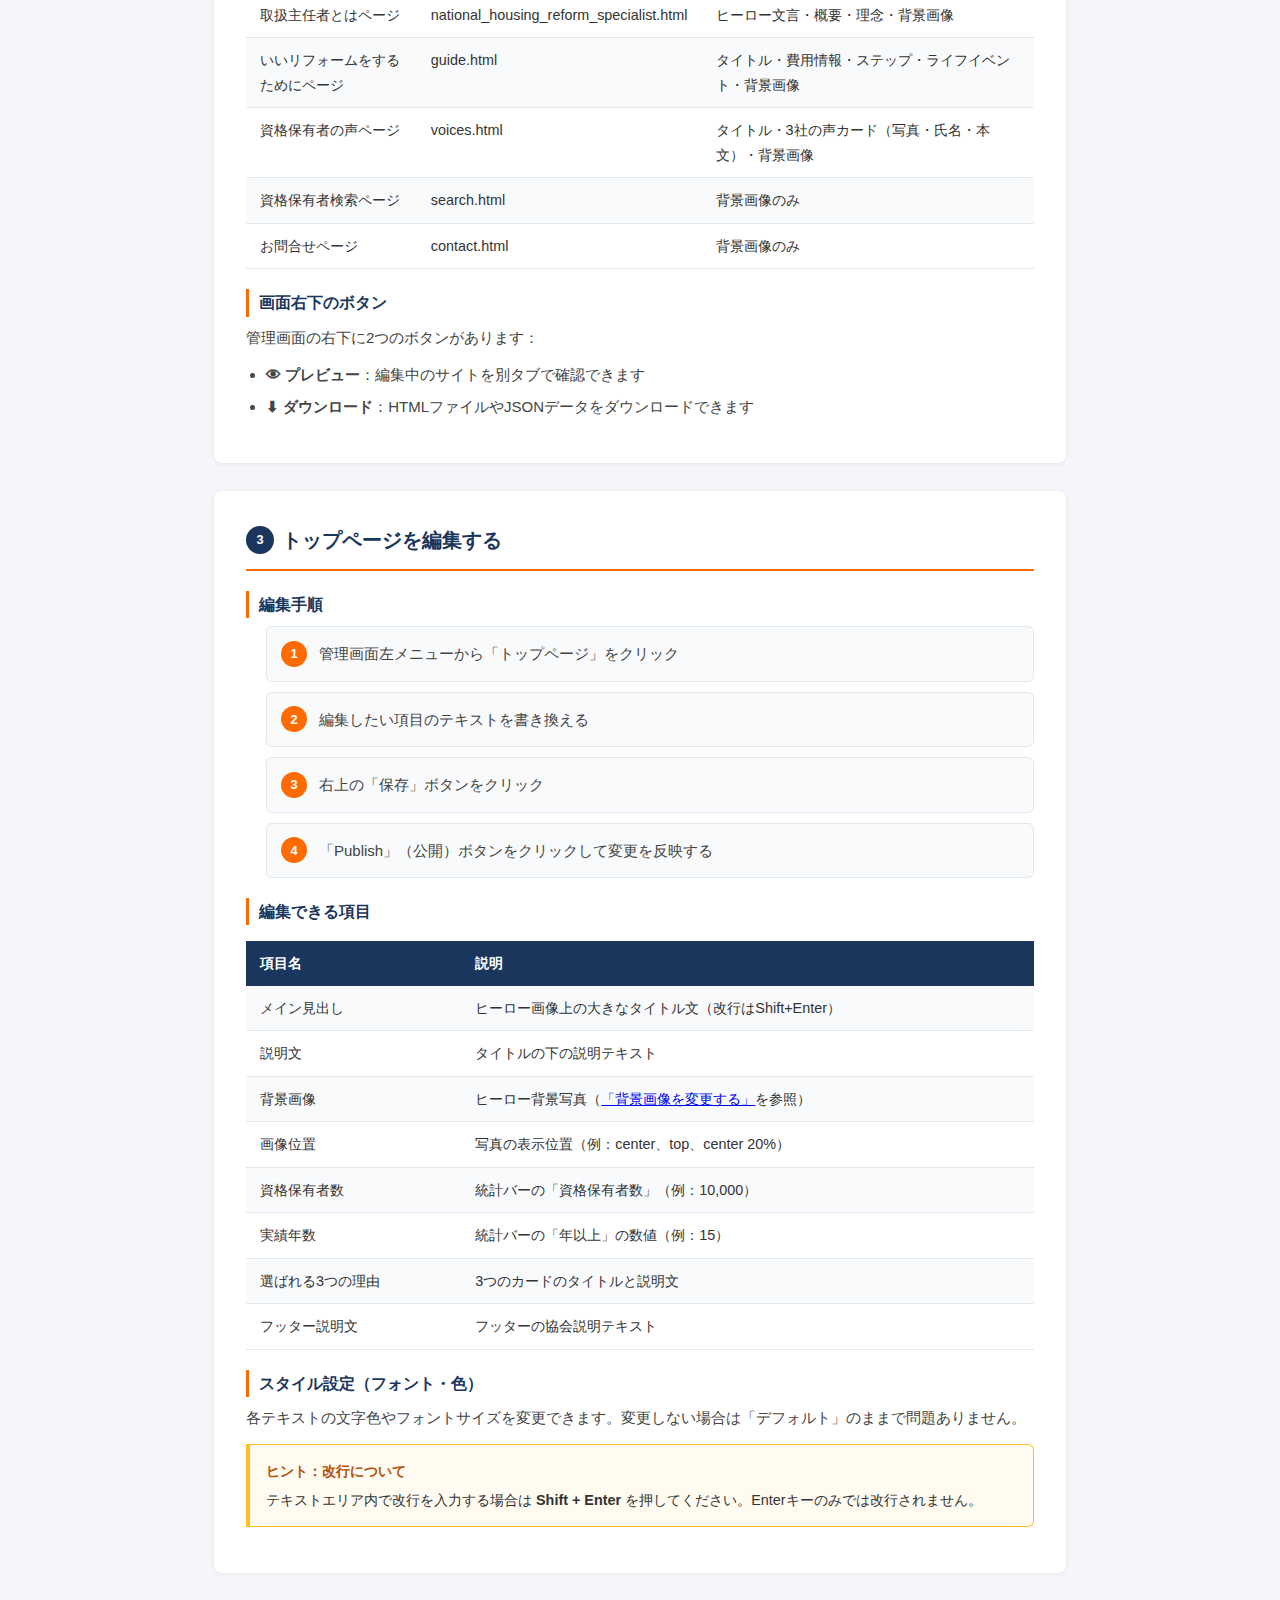
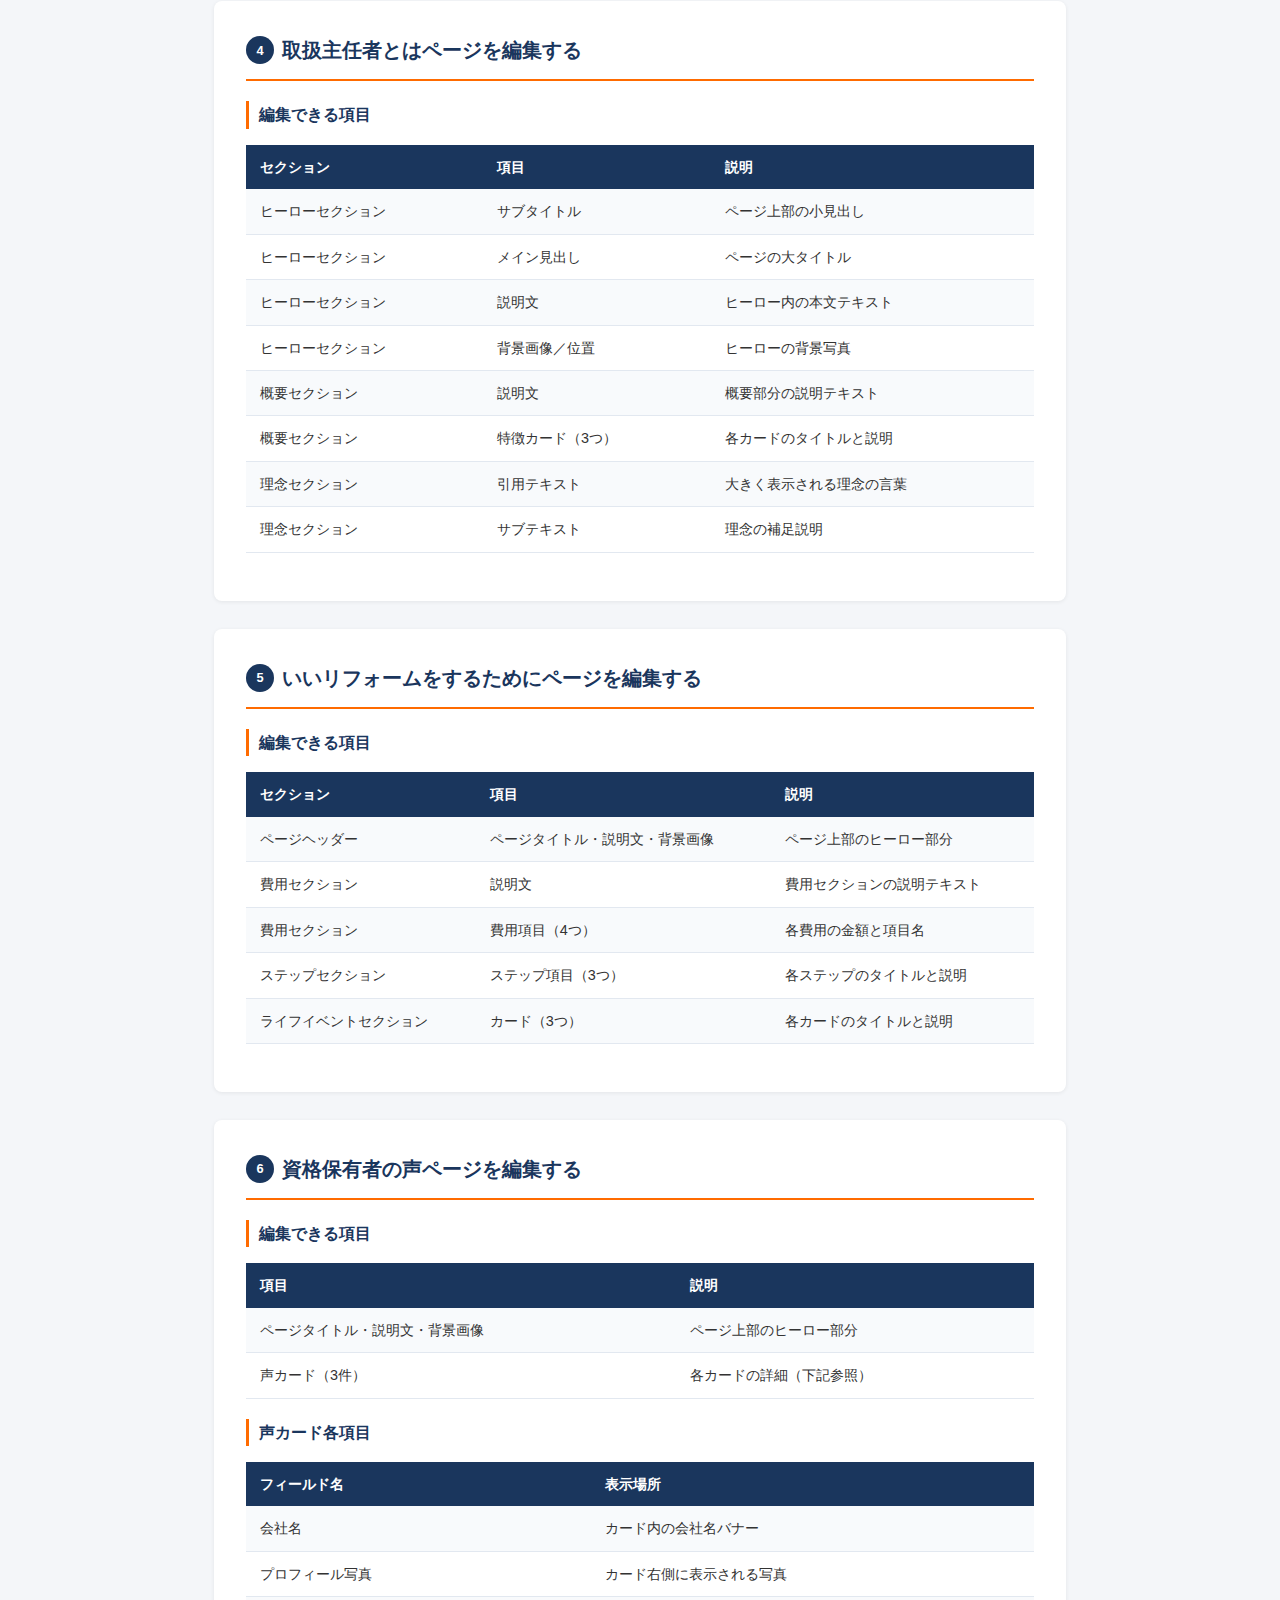
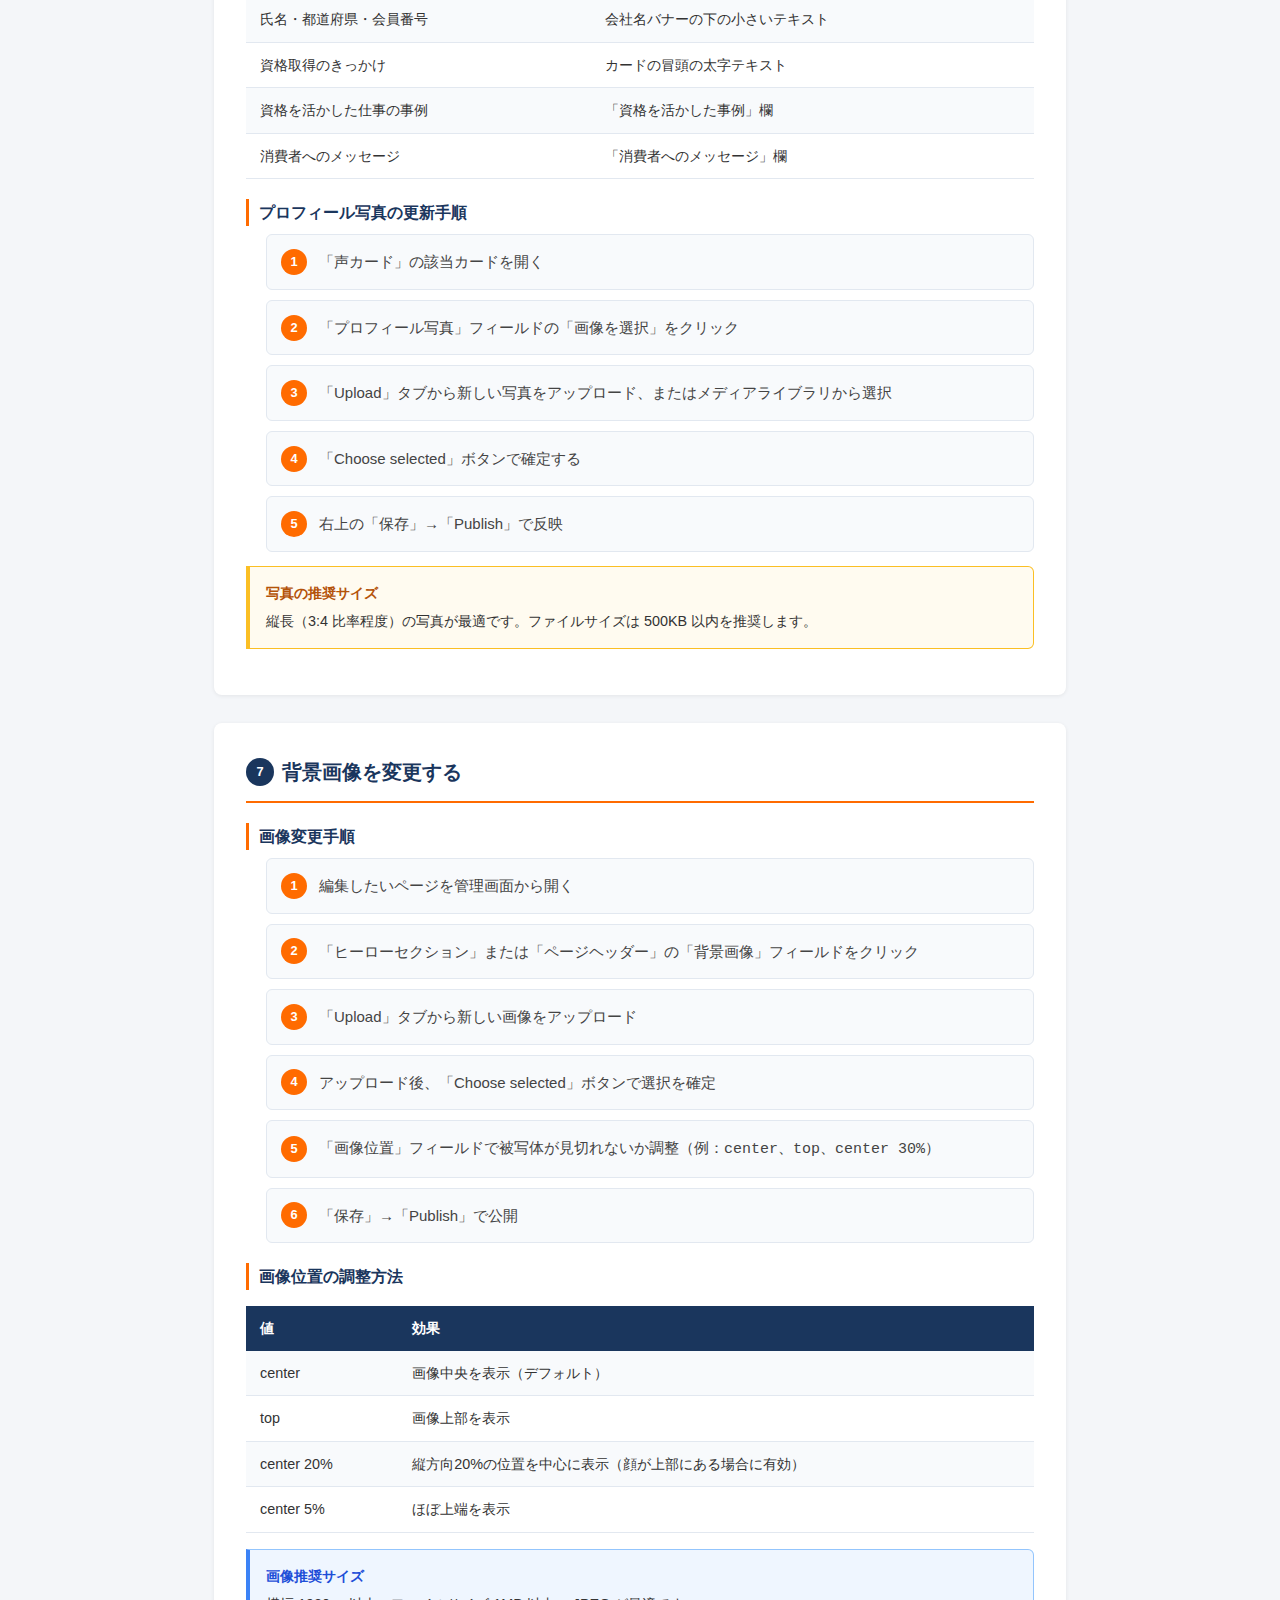
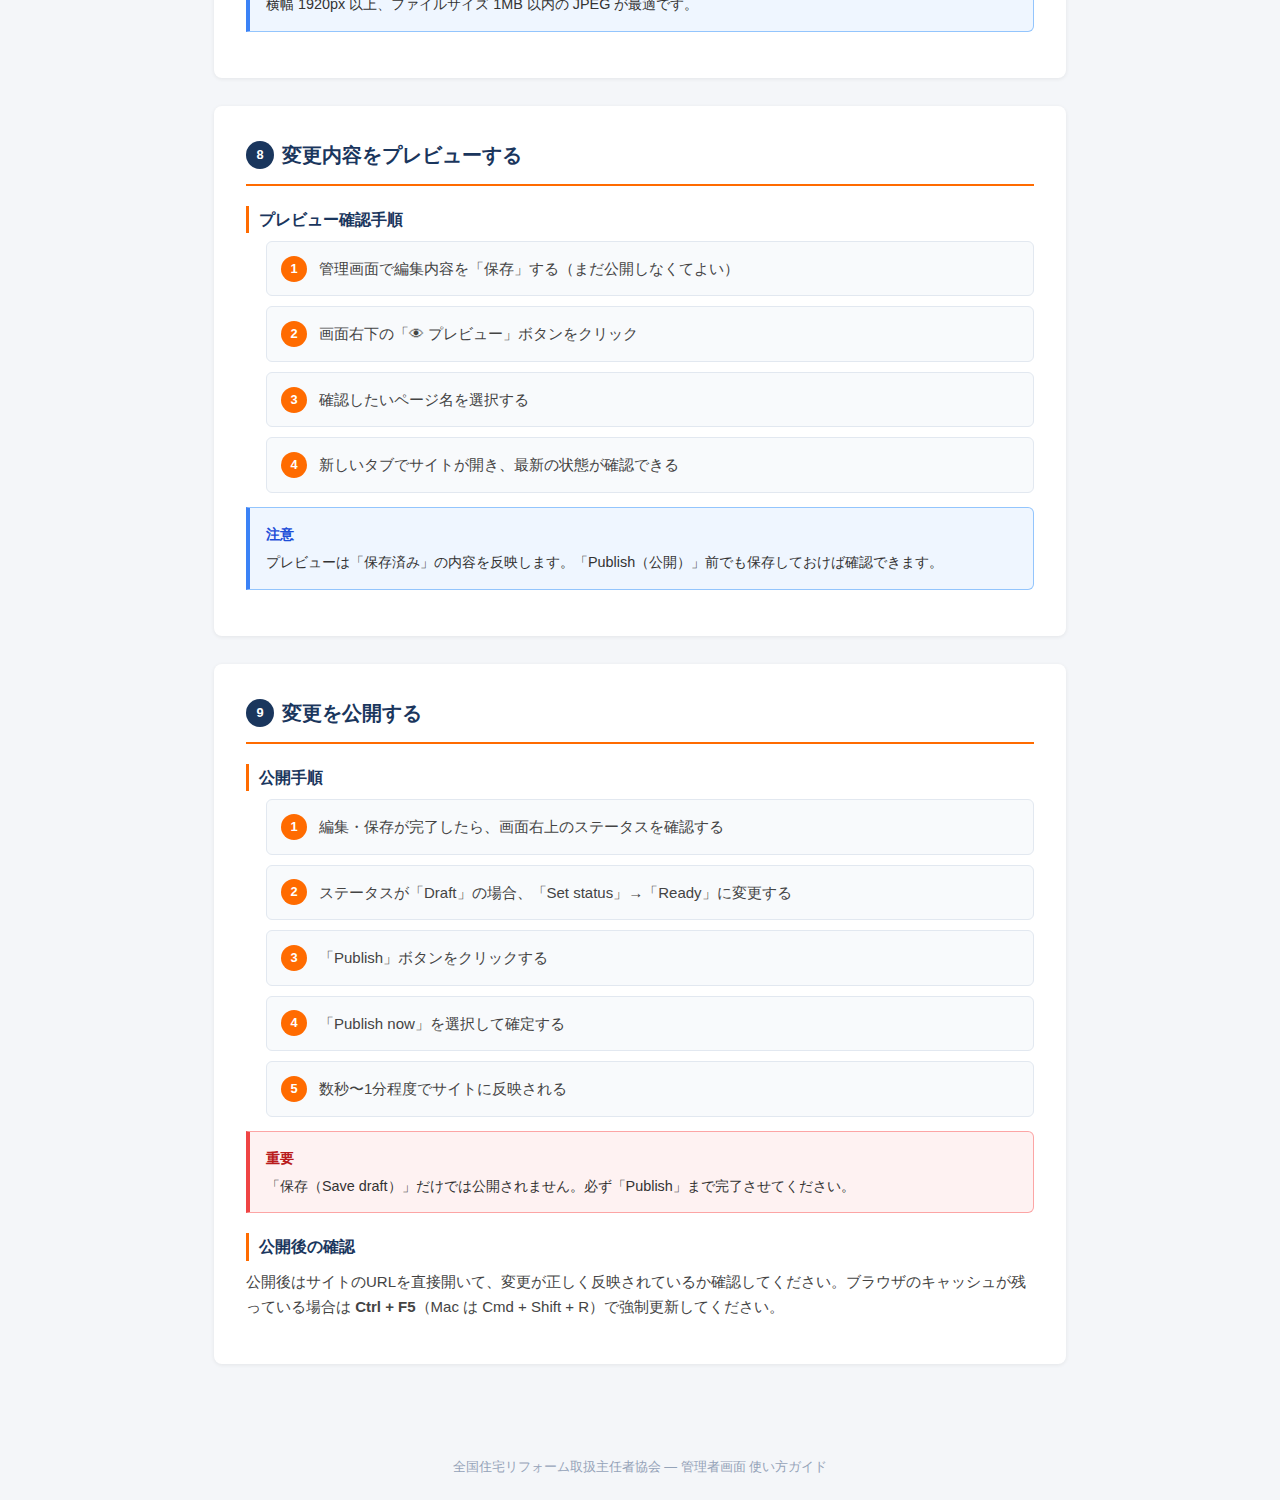
<file: 管理者画面_使い方ガイド.html>
<!DOCTYPE html>
<html lang="ja">
<head>
  <meta charset="UTF-8">
  <meta name="viewport" content="width=device-width, initial-scale=1.0">
  <title>管理者画面 使い方ガイド | 全国住宅リフォーム取扱主任者協会</title>
  <style>
    * { box-sizing: border-box; margin: 0; padding: 0; }
    body {
      font-family: 'Hiragino Sans', 'Meiryo', sans-serif;
      background: #f4f6f9;
      color: #333;
      font-size: 15px;
      line-height: 1.7;
    }
    .page-header {
      background: #1a365d;
      color: white;
      padding: 40px 32px;
      border-bottom: 4px solid #FF6B00;
    }
    .page-header h1 {
      font-size: 1.6rem;
      font-weight: 900;
      margin-bottom: 8px;
    }
    .page-header p { opacity: 0.8; font-size: 0.9rem; }
    .container { max-width: 900px; margin: 0 auto; padding: 40px 24px; }

    /* 目次 */
    .toc {
      background: white;
      border-left: 4px solid #1a365d;
      padding: 20px 24px;
      margin-bottom: 40px;
      border-radius: 0 8px 8px 0;
      box-shadow: 0 1px 4px rgba(0,0,0,.07);
    }
    .toc h2 { font-size: 1rem; font-weight: 900; color: #1a365d; margin-bottom: 12px; }
    .toc ol { padding-left: 20px; }
    .toc li { margin-bottom: 4px; }
    .toc a { color: #2c5aa0; text-decoration: none; font-weight: 600; }
    .toc a:hover { text-decoration: underline; }

    /* セクション */
    .section {
      background: white;
      border-radius: 8px;
      padding: 32px;
      margin-bottom: 28px;
      box-shadow: 0 1px 4px rgba(0,0,0,.07);
    }
    .section h2 {
      font-size: 1.25rem;
      font-weight: 900;
      color: #1a365d;
      padding-bottom: 12px;
      border-bottom: 2px solid #FF6B00;
      margin-bottom: 20px;
      display: flex;
      align-items: center;
      gap: 8px;
    }
    .section h2 .num {
      background: #1a365d;
      color: white;
      width: 28px; height: 28px;
      border-radius: 50%;
      display: flex; align-items: center; justify-content: center;
      font-size: 0.8rem;
      flex-shrink: 0;
    }
    .section h3 {
      font-size: 1rem;
      font-weight: 700;
      color: #1a365d;
      margin: 20px 0 8px;
      padding-left: 10px;
      border-left: 3px solid #FF6B00;
    }
    .section p { margin-bottom: 12px; color: #444; }
    .section ul, .section ol { padding-left: 20px; margin-bottom: 12px; }
    .section li { margin-bottom: 6px; color: #444; }

    /* ステップ */
    .steps { counter-reset: step; list-style: none; padding: 0; }
    .steps li {
      counter-increment: step;
      padding: 14px 16px 14px 52px;
      position: relative;
      background: #f8fafc;
      border: 1px solid #e2e8f0;
      border-radius: 6px;
      margin-bottom: 10px;
    }
    .steps li::before {
      content: counter(step);
      position: absolute;
      left: 14px;
      top: 50%;
      transform: translateY(-50%);
      width: 26px; height: 26px;
      background: #FF6B00;
      color: white;
      border-radius: 50%;
      display: flex; align-items: center; justify-content: center;
      font-size: 0.8rem;
      font-weight: 900;
    }

    /* ヒントボックス */
    .hint {
      background: #fffbf0;
      border: 1px solid #fbbf24;
      border-left: 4px solid #fbbf24;
      border-radius: 0 6px 6px 0;
      padding: 14px 16px;
      margin: 14px 0;
      font-size: 0.9rem;
    }
    .hint .label { font-weight: 900; color: #b45309; margin-bottom: 4px; }

    .info {
      background: #eff6ff;
      border: 1px solid #93c5fd;
      border-left: 4px solid #3b82f6;
      border-radius: 0 6px 6px 0;
      padding: 14px 16px;
      margin: 14px 0;
      font-size: 0.9rem;
    }
    .info .label { font-weight: 900; color: #1d4ed8; margin-bottom: 4px; }

    .warn {
      background: #fef2f2;
      border: 1px solid #fca5a5;
      border-left: 4px solid #ef4444;
      border-radius: 0 6px 6px 0;
      padding: 14px 16px;
      margin: 14px 0;
      font-size: 0.9rem;
    }
    .warn .label { font-weight: 900; color: #b91c1c; margin-bottom: 4px; }

    /* テーブル */
    table { width: 100%; border-collapse: collapse; margin: 16px 0; font-size: 0.9rem; }
    th { background: #1a365d; color: white; padding: 10px 14px; text-align: left; font-weight: 700; }
    td { padding: 10px 14px; border-bottom: 1px solid #e2e8f0; vertical-align: top; }
    tr:nth-child(even) td { background: #f8fafc; }

    /* URL */
    .url-box {
      background: #1e293b;
      color: #7dd3fc;
      font-family: monospace;
      font-size: 0.9rem;
      padding: 10px 16px;
      border-radius: 6px;
      margin: 12px 0;
      word-break: break-all;
    }

    /* スクリーンショット代替 */
    .screenshot-placeholder {
      border: 2px dashed #cbd5e1;
      border-radius: 6px;
      padding: 24px;
      text-align: center;
      color: #94a3b8;
      font-size: 0.85rem;
      margin: 12px 0;
    }

    /* フッター */
    footer {
      text-align: center;
      padding: 24px;
      color: #94a3b8;
      font-size: 0.8rem;
    }

    @media print {
      body { background: white; }
      .section { box-shadow: none; border: 1px solid #ddd; }
      .toc { box-shadow: none; border: 1px solid #ddd; }
    }
  </style>
</head>
<body>

<div class="page-header">
  <h1>管理者画面 使い方ガイド</h1>
  <p>全国住宅リフォーム取扱主任者協会 ウェブサイト — Netlify CMS 操作マニュアル</p>
</div>

<div class="container">

  <!-- 目次 -->
  <div class="toc">
    <h2>目次</h2>
    <ol>
      <li><a href="#login">管理者画面へのログイン</a></li>
      <li><a href="#overview">管理画面の概要</a></li>
      <li><a href="#toppage">トップページを編集する</a></li>
      <li><a href="#specialist">取扱主任者とはページを編集する</a></li>
      <li><a href="#guide">いいリフォームをするためにページを編集する</a></li>
      <li><a href="#voices">資格保有者の声ページを編集する</a></li>
      <li><a href="#images">背景画像を変更する</a></li>
      <li><a href="#preview">変更内容をプレビューする</a></li>
      <li><a href="#publish">変更を公開する</a></li>
    </ol>
  </div>

  <!-- 1. ログイン -->
  <div class="section" id="login">
    <h2><span class="num">1</span>管理者画面へのログイン</h2>

    <h3>アクセスURL</h3>
    <p>ブラウザのアドレスバーに以下のURLを入力してください：</p>
    <div class="url-box">https://joyful-choux-356fd3.netlify.app/admin/</div>

    <h3>ログイン手順</h3>
    <ol class="steps">
      <li>上記URLにアクセスすると「ログイン」ボタンが表示されます</li>
      <li>「Continue with Netlify Identity」または「メールアドレス＋パスワード」でログインします</li>
      <li>ログインに成功すると管理画面（Decap CMS）が表示されます</li>
    </ol>

    <div class="hint">
      <div class="label">ヒント</div>
      初回ログイン時にNetlifyからメールが届きます。メール内のリンクをクリックしてパスワードを設定してください。
    </div>

    <div class="warn">
      <div class="label">注意</div>
      ログイン情報は絶対に他人に共有しないでください。管理画面からサイトのコンテンツをすべて変更できます。
    </div>
  </div>

  <!-- 2. 概要 -->
  <div class="section" id="overview">
    <h2><span class="num">2</span>管理画面の概要</h2>

    <p>管理画面（Decap CMS）にログインすると、左側に「ページ設定」というメニューが表示されます。編集したいページを選んでクリックします。</p>

    <table>
      <tr>
        <th>メニュー項目</th>
        <th>対応ページ</th>
        <th>編集できる内容</th>
      </tr>
      <tr>
        <td>トップページ</td>
        <td>index.html（ホーム）</td>
        <td>ヒーロー文言・統計数値・選ばれる3つの理由・フッター説明文・背景画像</td>
      </tr>
      <tr>
        <td>取扱主任者とはページ</td>
        <td>national_housing_reform_specialist.html</td>
        <td>ヒーロー文言・概要・理念・背景画像</td>
      </tr>
      <tr>
        <td>いいリフォームをするためにページ</td>
        <td>guide.html</td>
        <td>タイトル・費用情報・ステップ・ライフイベント・背景画像</td>
      </tr>
      <tr>
        <td>資格保有者の声ページ</td>
        <td>voices.html</td>
        <td>タイトル・3社の声カード（写真・氏名・本文）・背景画像</td>
      </tr>
      <tr>
        <td>資格保有者検索ページ</td>
        <td>search.html</td>
        <td>背景画像のみ</td>
      </tr>
      <tr>
        <td>お問合せページ</td>
        <td>contact.html</td>
        <td>背景画像のみ</td>
      </tr>
    </table>

    <h3>画面右下のボタン</h3>
    <p>管理画面の右下に2つのボタンがあります：</p>
    <ul>
      <li><strong>👁 プレビュー</strong>：編集中のサイトを別タブで確認できます</li>
      <li><strong>⬇ ダウンロード</strong>：HTMLファイルやJSONデータをダウンロードできます</li>
    </ul>
  </div>

  <!-- 3. トップページ -->
  <div class="section" id="toppage">
    <h2><span class="num">3</span>トップページを編集する</h2>

    <h3>編集手順</h3>
    <ol class="steps">
      <li>管理画面左メニューから「トップページ」をクリック</li>
      <li>編集したい項目のテキストを書き換える</li>
      <li>右上の「保存」ボタンをクリック</li>
      <li>「Publish」（公開）ボタンをクリックして変更を反映する</li>
    </ol>

    <h3>編集できる項目</h3>
    <table>
      <tr><th>項目名</th><th>説明</th></tr>
      <tr><td>メイン見出し</td><td>ヒーロー画像上の大きなタイトル文（改行はShift+Enter）</td></tr>
      <tr><td>説明文</td><td>タイトルの下の説明テキスト</td></tr>
      <tr><td>背景画像</td><td>ヒーロー背景写真（<a href="#images">「背景画像を変更する」</a>を参照）</td></tr>
      <tr><td>画像位置</td><td>写真の表示位置（例：center、top、center 20%）</td></tr>
      <tr><td>資格保有者数</td><td>統計バーの「資格保有者数」（例：10,000）</td></tr>
      <tr><td>実績年数</td><td>統計バーの「年以上」の数値（例：15）</td></tr>
      <tr><td>選ばれる3つの理由</td><td>3つのカードのタイトルと説明文</td></tr>
      <tr><td>フッター説明文</td><td>フッターの協会説明テキスト</td></tr>
    </table>

    <h3>スタイル設定（フォント・色）</h3>
    <p>各テキストの文字色やフォントサイズを変更できます。変更しない場合は「デフォルト」のままで問題ありません。</p>

    <div class="hint">
      <div class="label">ヒント：改行について</div>
      テキストエリア内で改行を入力する場合は <strong>Shift + Enter</strong> を押してください。Enterキーのみでは改行されません。
    </div>
  </div>

  <!-- 4. 取扱主任者とはページ -->
  <div class="section" id="specialist">
    <h2><span class="num">4</span>取扱主任者とはページを編集する</h2>

    <h3>編集できる項目</h3>
    <table>
      <tr><th>セクション</th><th>項目</th><th>説明</th></tr>
      <tr><td>ヒーローセクション</td><td>サブタイトル</td><td>ページ上部の小見出し</td></tr>
      <tr><td>ヒーローセクション</td><td>メイン見出し</td><td>ページの大タイトル</td></tr>
      <tr><td>ヒーローセクション</td><td>説明文</td><td>ヒーロー内の本文テキスト</td></tr>
      <tr><td>ヒーローセクション</td><td>背景画像／位置</td><td>ヒーローの背景写真</td></tr>
      <tr><td>概要セクション</td><td>説明文</td><td>概要部分の説明テキスト</td></tr>
      <tr><td>概要セクション</td><td>特徴カード（3つ）</td><td>各カードのタイトルと説明</td></tr>
      <tr><td>理念セクション</td><td>引用テキスト</td><td>大きく表示される理念の言葉</td></tr>
      <tr><td>理念セクション</td><td>サブテキスト</td><td>理念の補足説明</td></tr>
    </table>
  </div>

  <!-- 5. ガイドページ -->
  <div class="section" id="guide">
    <h2><span class="num">5</span>いいリフォームをするためにページを編集する</h2>

    <h3>編集できる項目</h3>
    <table>
      <tr><th>セクション</th><th>項目</th><th>説明</th></tr>
      <tr><td>ページヘッダー</td><td>ページタイトル・説明文・背景画像</td><td>ページ上部のヒーロー部分</td></tr>
      <tr><td>費用セクション</td><td>説明文</td><td>費用セクションの説明テキスト</td></tr>
      <tr><td>費用セクション</td><td>費用項目（4つ）</td><td>各費用の金額と項目名</td></tr>
      <tr><td>ステップセクション</td><td>ステップ項目（3つ）</td><td>各ステップのタイトルと説明</td></tr>
      <tr><td>ライフイベントセクション</td><td>カード（3つ）</td><td>各カードのタイトルと説明</td></tr>
    </table>
  </div>

  <!-- 6. 声ページ -->
  <div class="section" id="voices">
    <h2><span class="num">6</span>資格保有者の声ページを編集する</h2>

    <h3>編集できる項目</h3>
    <table>
      <tr><th>項目</th><th>説明</th></tr>
      <tr><td>ページタイトル・説明文・背景画像</td><td>ページ上部のヒーロー部分</td></tr>
      <tr><td>声カード（3件）</td><td>各カードの詳細（下記参照）</td></tr>
    </table>

    <h3>声カード各項目</h3>
    <table>
      <tr><th>フィールド名</th><th>表示場所</th></tr>
      <tr><td>会社名</td><td>カード内の会社名バナー</td></tr>
      <tr><td>プロフィール写真</td><td>カード右側に表示される写真</td></tr>
      <tr><td>氏名・都道府県・会員番号</td><td>会社名バナーの下の小さいテキスト</td></tr>
      <tr><td>資格取得のきっかけ</td><td>カードの冒頭の太字テキスト</td></tr>
      <tr><td>資格を活かした仕事の事例</td><td>「資格を活かした事例」欄</td></tr>
      <tr><td>消費者へのメッセージ</td><td>「消費者へのメッセージ」欄</td></tr>
    </table>

    <h3>プロフィール写真の更新手順</h3>
    <ol class="steps">
      <li>「声カード」の該当カードを開く</li>
      <li>「プロフィール写真」フィールドの「画像を選択」をクリック</li>
      <li>「Upload」タブから新しい写真をアップロード、またはメディアライブラリから選択</li>
      <li>「Choose selected」ボタンで確定する</li>
      <li>右上の「保存」→「Publish」で反映</li>
    </ol>

    <div class="hint">
      <div class="label">写真の推奨サイズ</div>
      縦長（3:4 比率程度）の写真が最適です。ファイルサイズは 500KB 以内を推奨します。
    </div>
  </div>

  <!-- 7. 背景画像 -->
  <div class="section" id="images">
    <h2><span class="num">7</span>背景画像を変更する</h2>

    <h3>画像変更手順</h3>
    <ol class="steps">
      <li>編集したいページを管理画面から開く</li>
      <li>「ヒーローセクション」または「ページヘッダー」の「背景画像」フィールドをクリック</li>
      <li>「Upload」タブから新しい画像をアップロード</li>
      <li>アップロード後、「Choose selected」ボタンで選択を確定</li>
      <li>「画像位置」フィールドで被写体が見切れないか調整（例：<code>center</code>、<code>top</code>、<code>center 30%</code>）</li>
      <li>「保存」→「Publish」で公開</li>
    </ol>

    <h3>画像位置の調整方法</h3>
    <table>
      <tr><th>値</th><th>効果</th></tr>
      <tr><td>center</td><td>画像中央を表示（デフォルト）</td></tr>
      <tr><td>top</td><td>画像上部を表示</td></tr>
      <tr><td>center 20%</td><td>縦方向20%の位置を中心に表示（顔が上部にある場合に有効）</td></tr>
      <tr><td>center 5%</td><td>ほぼ上端を表示</td></tr>
    </table>

    <div class="info">
      <div class="label">画像推奨サイズ</div>
      横幅 1920px 以上、ファイルサイズ 1MB 以内の JPEG が最適です。
    </div>
  </div>

  <!-- 8. プレビュー -->
  <div class="section" id="preview">
    <h2><span class="num">8</span>変更内容をプレビューする</h2>

    <h3>プレビュー確認手順</h3>
    <ol class="steps">
      <li>管理画面で編集内容を「保存」する（まだ公開しなくてよい）</li>
      <li>画面右下の「👁 プレビュー」ボタンをクリック</li>
      <li>確認したいページ名を選択する</li>
      <li>新しいタブでサイトが開き、最新の状態が確認できる</li>
    </ol>

    <div class="info">
      <div class="label">注意</div>
      プレビューは「保存済み」の内容を反映します。「Publish（公開）」前でも保存しておけば確認できます。
    </div>
  </div>

  <!-- 9. 公開 -->
  <div class="section" id="publish">
    <h2><span class="num">9</span>変更を公開する</h2>

    <h3>公開手順</h3>
    <ol class="steps">
      <li>編集・保存が完了したら、画面右上のステータスを確認する</li>
      <li>ステータスが「Draft」の場合、「Set status」→「Ready」に変更する</li>
      <li>「Publish」ボタンをクリックする</li>
      <li>「Publish now」を選択して確定する</li>
      <li>数秒〜1分程度でサイトに反映される</li>
    </ol>

    <div class="warn">
      <div class="label">重要</div>
      「保存（Save draft）」だけでは公開されません。必ず「Publish」まで完了させてください。
    </div>

    <h3>公開後の確認</h3>
    <p>公開後はサイトのURLを直接開いて、変更が正しく反映されているか確認してください。ブラウザのキャッシュが残っている場合は <strong>Ctrl + F5</strong>（Mac は Cmd + Shift + R）で強制更新してください。</p>
  </div>


</div>

<footer>
  <p>全国住宅リフォーム取扱主任者協会 — 管理者画面 使い方ガイド</p>
</footer>

</body>
</html>
</file>
<file: css/style.css>
/* ========================================
   全国住宅リフォーム取扱主任者協会
   日本FP協会風デザインシステム
   ======================================== */

/* --- CSS Variables --- */
:root {
    /* メインカラー */
    --color-primary: #2c5aa0;
    --color-primary-light: #4a7bc8;
    --color-primary-dark: #1e4077;

    /* アクセントカラー */
    --color-accent: #ff6b35;
    --color-accent-hover: #ff5520;

    /* セカンダリカラー */
    --color-secondary: #f7931e;
    --color-info: #17a2b8;
    --color-success: #28a745;
    --color-error: #e53e3e;

    /* 背景カラー */
    --color-bg: #ffffff;
    --color-bg-light: #f8f9fa;
    --color-bg-section: #f0f4f8;

    /* テキストカラー */
    --color-text: #333333;
    --color-text-light: #666666;
    --color-text-muted: #999999;

    /* ボーダー */
    --color-border: #dee2e6;
    --color-border-light: #e9ecef;

    /* 特別な背景 */
    --color-highlight-bg: #fff3cd;
    --color-box-blue: #e7f3ff;

    /* サイズ */
    --container-width: 1140px;
    --spacing-xs: 0.5rem;
    --spacing-sm: 1rem;
    --spacing-md: 2rem;
    --spacing-lg: 3rem;
    --spacing-xl: 4rem;

    /* ボーダーラディウス */
    --radius-sm: 4px;
    --radius-md: 8px;
    --radius-lg: 12px;
    --radius-xl: 16px;

    /* シャドウ */
    --shadow-sm: 0 2px 4px rgba(0, 0, 0, 0.08);
    --shadow-md: 0 4px 8px rgba(0, 0, 0, 0.1);
    --shadow-lg: 0 8px 16px rgba(0, 0, 0, 0.12);
}

/* --- Reset --- */
*,
*::before,
*::after {
    margin: 0;
    padding: 0;
    box-sizing: border-box;
}

html {
    scroll-behavior: smooth;
}

body {
    font-family: "Hiragino Kaku Gothic ProN", "Hiragino Sans", Meiryo, sans-serif;
    font-size: 16px;
    line-height: 1.8;
    color: var(--color-text);
    background: var(--color-bg);
    letter-spacing: 0.05em;
}

img {
    max-width: 100%;
    height: auto;
    vertical-align: middle;
}

a {
    color: var(--color-primary);
    text-decoration: none;
    transition: color 0.2s;
}

a:hover {
    text-decoration: underline;
}

ul, ol {
    list-style: none;
}

h1 {
    font-size: 2.5rem;
    font-weight: 700;
    line-height: 1.3;
    color: var(--color-primary);
    margin-bottom: 1.5rem;
}

h2 {
    font-size: 2rem;
    font-weight: 700;
    line-height: 1.4;
    color: var(--color-primary);
    margin-bottom: 1.5rem;
}

h3 {
    font-size: 1.5rem;
    font-weight: 600;
    line-height: 1.5;
    color: var(--color-text);
    margin-bottom: 1rem;
}

strong {
    font-weight: 700;
    color: var(--color-primary);
}

/* --- Container --- */
.container {
    max-width: var(--container-width);
    margin: 0 auto;
    padding: 0 var(--spacing-md);
}

/* --- Buttons --- */
.btn {
    display: inline-flex;
    align-items: center;
    justify-content: center;
    padding: 0.875rem 2rem;
    border: none;
    border-radius: 50px;
    font-size: 1rem;
    font-weight: 700;
    text-align: center;
    cursor: pointer;
    transition: all 0.3s ease;
    text-decoration: none;
    line-height: 1.4;
}

.btn:hover {
    text-decoration: none;
    transform: translateY(-2px);
}

.btn:active {
    transform: translateY(0);
}

.btn-primary {
    background: linear-gradient(135deg, var(--color-accent) 0%, #ff8557 100%);
    color: #fff;
    box-shadow: 0 4px 12px rgba(255, 107, 53, 0.3);
}

.btn-primary:hover {
    background: linear-gradient(135deg, var(--color-accent-hover) 0%, #ff7545 100%);
    box-shadow: 0 6px 16px rgba(255, 107, 53, 0.4);
    color: #fff;
}

.btn-secondary {
    background: #fff;
    color: var(--color-primary);
    border: 2px solid var(--color-primary);
}

.btn-secondary:hover {
    background: var(--color-primary);
    color: #fff;
}

.btn-outline {
    background: transparent;
    color: var(--color-primary);
    border: 2px solid var(--color-border);
}

.btn-outline:hover {
    border-color: var(--color-primary);
    background: var(--color-bg-section);
}

.btn-white {
    background: rgba(255, 255, 255, 0.15);
    color: #fff;
    border: 2px solid rgba(255, 255, 255, 0.6);
    backdrop-filter: blur(4px);
}

.btn-white:hover {
    background: #fff;
    color: var(--color-primary);
    border-color: #fff;
}

.btn-external {
    background: var(--color-success);
    color: #fff;
}

.btn-external:hover {
    opacity: 0.85;
    color: #fff;
}

.btn-lg {
    padding: 1rem 2.5rem;
    font-size: 1.125rem;
}

.btn-sm {
    padding: 0.5rem 1.25rem;
    font-size: 0.85rem;
}

/* --- Section / Page Titles --- */
.section-title {
    text-align: center;
    font-size: 2rem;
    font-weight: 700;
    color: var(--color-primary);
    margin-bottom: 1rem;
    position: relative;
    padding-bottom: 1rem;
}

.section-title::after {
    content: '';
    display: block;
    width: 60px;
    height: 3px;
    background: var(--color-accent);
    margin: 1rem auto 0;
    border-radius: 2px;
}

.section-description {
    text-align: center;
    font-size: 1.125rem;
    color: var(--color-text-light);
    max-width: 800px;
    margin: 0 auto 3rem;
    line-height: 1.8;
}

.page-title {
    font-size: 2rem;
    font-weight: 700;
    color: var(--color-primary);
    margin-bottom: var(--spacing-sm);
}

/* --- Cards --- */
.card {
    background: white;
    border-radius: var(--radius-lg);
    padding: 2rem;
    box-shadow: var(--shadow-sm);
    transition: all 0.3s;
    border: 1px solid var(--color-border-light);
}

.card:hover {
    box-shadow: var(--shadow-md);
    transform: translateY(-4px);
}

.icon-card {
    text-align: center;
    padding: 2.5rem 2rem;
}

.icon-card .icon {
    font-size: 3.5rem;
    margin-bottom: 1rem;
    display: block;
    line-height: 1;
}

.icon-card h3 {
    color: var(--color-primary);
    margin-bottom: 1rem;
    font-size: 1.25rem;
}

.icon-card p {
    color: var(--color-text-light);
    line-height: 1.8;
    font-size: 0.95rem;
}

/* Info Box */
.info-box {
    background: var(--color-box-blue);
    border-left: 4px solid var(--color-primary);
    padding: 1.5rem;
    border-radius: var(--radius-md);
    margin: 2rem 0;
}

.info-box h4 {
    color: var(--color-primary);
    margin-bottom: 0.5rem;
    font-size: 1.125rem;
    font-weight: 700;
}

.info-box p {
    color: var(--color-text);
    margin: 0;
}

/* Alert Box */
.alert-box {
    background: var(--color-highlight-bg);
    border-left: 4px solid var(--color-secondary);
    padding: 1.5rem;
    border-radius: var(--radius-md);
    margin: 2rem 0;
}

/* Badge */
.badge {
    display: inline-block;
    padding: 0.25rem 0.75rem;
    background: var(--color-primary);
    color: white;
    font-size: 0.875rem;
    font-weight: 600;
    border-radius: 20px;
    margin-right: 0.5rem;
}

.badge-outline {
    background: transparent;
    border: 2px solid var(--color-primary);
    color: var(--color-primary);
}

/* --- Sections --- */
.section {
    padding: 4rem 0;
}

.section-white {
    background: white;
}

.section-gray {
    background: var(--color-bg-section);
}

/* --- Utility --- */
.sp-only {
    display: none;
}

.lead-text {
    font-size: 1.125rem;
    line-height: 1.8;
    color: var(--color-text-light);
    margin-bottom: 2rem;
}

/* ========================================
   Header
   ======================================== */
.header {
    position: sticky;
    top: 0;
    z-index: 1000;
    background: rgba(255, 255, 255, 0.97);
    backdrop-filter: blur(10px);
    border-bottom: 1px solid var(--color-border-light);
    transition: box-shadow 0.3s;
}

.header.scrolled {
    box-shadow: 0 2px 12px rgba(0, 0, 0, 0.08);
}

.header__inner {
    display: flex;
    align-items: center;
    justify-content: space-between;
    height: 72px;
}

.header__logo {
    display: flex;
    align-items: center;
    color: var(--color-primary);
    font-weight: 700;
}

.header__logo:hover {
    text-decoration: none;
}

.header__logo-main {
    font-size: 0.95rem;
    letter-spacing: 0.03em;
    white-space: nowrap;
}

.header__nav-list {
    display: flex;
    gap: 0;
}

.header__nav-link {
    display: block;
    padding: 0.5rem 0.5rem;
    color: var(--color-text);
    font-size: 0.8rem;
    font-weight: 500;
    border-radius: var(--radius-sm);
    transition: color 0.2s, background-color 0.2s;
    white-space: nowrap;
}

.header__nav-link:hover {
    color: var(--color-primary);
    background: var(--color-bg-section);
    text-decoration: none;
}

.header__nav-link.is-current {
    color: var(--color-primary);
    background: rgba(44, 90, 160, 0.06);
    font-weight: 600;
}

/* Hamburger */
.header__hamburger {
    display: none;
    flex-direction: column;
    justify-content: center;
    gap: 5px;
    width: 40px;
    height: 40px;
    background: none;
    border: none;
    cursor: pointer;
    padding: 8px;
}

.header__hamburger span {
    display: block;
    width: 100%;
    height: 2px;
    background: var(--color-text);
    border-radius: 1px;
    transition: transform 0.3s, opacity 0.3s;
}

.header__hamburger.is-active span:nth-child(1) {
    transform: translateY(7px) rotate(45deg);
}

.header__hamburger.is-active span:nth-child(2) {
    opacity: 0;
}

.header__hamburger.is-active span:nth-child(3) {
    transform: translateY(-7px) rotate(-45deg);
}

/* ========================================
   Hero Section
   ======================================== */
.hero {
    position: relative;
    min-height: 520px;
    display: flex;
    align-items: center;
    overflow: hidden;
    color: #fff;
}

.hero__bg {
    position: absolute;
    inset: 0;
    background: linear-gradient(135deg, var(--color-primary) 0%, var(--color-primary-light) 50%, #5a8fd4 100%);
    z-index: 0;
}

.hero__bg::before,
.hero__bg::after {
    content: "";
    position: absolute;
    border-radius: 50%;
    opacity: 0.07;
    background: #fff;
}

.hero__bg::before {
    width: 600px;
    height: 600px;
    top: -200px;
    right: -150px;
}

.hero__bg::after {
    width: 400px;
    height: 400px;
    bottom: -120px;
    left: -100px;
}

.hero .container {
    position: relative;
    z-index: 1;
    width: 100%;
}

.hero__content {
    text-align: center;
    padding: var(--spacing-xl) 0;
    max-width: 800px;
    margin: 0 auto;
}

.hero__subtitle {
    display: inline-block;
    background: rgba(255, 255, 255, 0.15);
    padding: 0.4rem 1.5rem;
    border-radius: 50px;
    font-size: 0.9rem;
    font-weight: 600;
    margin-bottom: 1.5rem;
    backdrop-filter: blur(4px);
}

.hero__title {
    font-size: 2.25rem;
    font-weight: 800;
    line-height: 1.5;
    margin-bottom: var(--spacing-md);
    letter-spacing: 0.04em;
    color: #fff;
}

.hero__text {
    font-size: 1.1rem;
    line-height: 1.9;
    opacity: 0.92;
    margin-bottom: var(--spacing-lg);
}

.hero__buttons {
    display: flex;
    justify-content: center;
    gap: var(--spacing-sm);
    margin-bottom: var(--spacing-xl);
}

.hero__stats {
    display: flex;
    justify-content: center;
    gap: var(--spacing-lg);
    padding-top: var(--spacing-md);
    border-top: 1px solid rgba(255, 255, 255, 0.2);
}

.hero__stat {
    display: flex;
    flex-direction: column;
    align-items: center;
}

.hero__stat-number {
    font-size: 2rem;
    font-weight: 800;
    letter-spacing: 0.02em;
}

.hero__stat-label {
    font-size: 0.8rem;
    opacity: 0.8;
    margin-top: 0.25rem;
}

/* ========================================
   Features Section
   ======================================== */
.features {
    padding: var(--spacing-xl) 0;
    background: var(--color-bg);
}

.features__grid {
    display: grid;
    grid-template-columns: repeat(3, 1fr);
    gap: var(--spacing-md);
}

.feature-card {
    display: flex;
    flex-direction: column;
    align-items: center;
    text-align: center;
    background: #fff;
    padding: 2.5rem 2rem;
    border-radius: var(--radius-lg);
    box-shadow: var(--shadow-sm);
    border: 1px solid var(--color-border-light);
    color: var(--color-text);
    transition: transform 0.3s, box-shadow 0.3s;
}

.feature-card:hover {
    transform: translateY(-6px);
    box-shadow: var(--shadow-lg);
    text-decoration: none;
}

.feature-card__icon {
    font-size: 3.5rem;
    margin-bottom: var(--spacing-sm);
    line-height: 1;
}

.feature-card__title {
    font-size: 1.25rem;
    font-weight: 700;
    color: var(--color-primary);
    margin-bottom: var(--spacing-xs);
}

.feature-card__text {
    font-size: 0.95rem;
    color: var(--color-text-light);
    line-height: 1.8;
}

/* ========================================
   Stats Section
   ======================================== */
.stats-section {
    padding: var(--spacing-xl) 0;
    background: var(--color-bg-section);
}

.stats-grid {
    display: grid;
    grid-template-columns: repeat(4, 1fr);
    gap: var(--spacing-md);
    text-align: center;
}

.stat-item {
    padding: var(--spacing-md);
}

.stat-icon {
    font-size: 3rem;
    margin-bottom: 0.75rem;
    display: block;
    line-height: 1;
}

.stat-number {
    font-size: 3rem;
    font-weight: 700;
    color: var(--color-primary);
    line-height: 1;
    margin-bottom: 0.5rem;
}

.stat-number span {
    font-size: 1.5rem;
}

.stat-label {
    font-size: 1rem;
    color: var(--color-text-light);
}

/* ========================================
   Steps Section
   ======================================== */
.steps-section {
    padding: var(--spacing-xl) 0;
    background: var(--color-bg);
}

.steps {
    display: flex;
    justify-content: space-between;
    align-items: flex-start;
    gap: 1rem;
    margin: 3rem 0;
}

.step-item {
    flex: 1;
    text-align: center;
    position: relative;
    padding: 0 1rem;
}

.step-number {
    display: inline-flex;
    align-items: center;
    justify-content: center;
    width: 60px;
    height: 60px;
    background: var(--color-primary);
    color: white;
    font-size: 1.5rem;
    font-weight: 700;
    border-radius: 50%;
    margin-bottom: 1rem;
}

.step-item::after {
    content: '';
    position: absolute;
    right: -0.75rem;
    top: 28px;
    width: 24px;
    height: 2px;
    background: var(--color-primary-light);
}

.step-item:last-child::after {
    display: none;
}

.step-title {
    font-size: 1.1rem;
    font-weight: 700;
    color: var(--color-text);
    margin-bottom: 0.5rem;
}

.step-text {
    font-size: 0.9rem;
    color: var(--color-text-light);
    line-height: 1.7;
}

/* ========================================
   Life Events Section (FP協会風)
   ======================================== */
.life-events {
    padding: var(--spacing-xl) 0;
    background: var(--color-bg-section);
}

.life-events__grid {
    display: grid;
    grid-template-columns: repeat(3, 1fr);
    gap: var(--spacing-md);
}

.life-event-card {
    background: #fff;
    border-radius: var(--radius-lg);
    padding: 2rem;
    text-align: center;
    box-shadow: var(--shadow-sm);
    border: 1px solid var(--color-border-light);
    transition: transform 0.3s, box-shadow 0.3s;
}

.life-event-card:hover {
    transform: translateY(-4px);
    box-shadow: var(--shadow-md);
}

.life-event-card__icon {
    font-size: 3rem;
    margin-bottom: 0.75rem;
    display: block;
    line-height: 1;
}

.life-event-card__title {
    font-size: 1.15rem;
    font-weight: 700;
    color: var(--color-primary);
    margin-bottom: 0.75rem;
}

.life-event-card__text {
    font-size: 0.9rem;
    color: var(--color-text-light);
    line-height: 1.7;
}

/* ========================================
   Partners Section
   ======================================== */
.partners {
    padding: var(--spacing-xl) 0;
    background: var(--color-bg);
}

.partners__grid {
    display: grid;
    grid-template-columns: repeat(3, 1fr);
    gap: var(--spacing-md);
}

.partner-card {
    display: flex;
    flex-direction: column;
    align-items: center;
    text-align: center;
    background: #fff;
    border: 1px solid var(--color-border-light);
    border-radius: var(--radius-lg);
    padding: var(--spacing-lg) var(--spacing-md) var(--spacing-md);
    transition: box-shadow 0.3s, transform 0.3s;
}

.partner-card:hover {
    box-shadow: var(--shadow-md);
    transform: translateY(-4px);
}

.partner-card__badge {
    font-size: 0.75rem;
    font-weight: 600;
    color: var(--color-primary);
    background: var(--color-box-blue);
    padding: 0.25rem 0.75rem;
    border-radius: 100px;
    margin-bottom: var(--spacing-sm);
}

.partner-card__name {
    font-size: 1.2rem;
    font-weight: 700;
    color: var(--color-text);
    margin-bottom: var(--spacing-xs);
}

.partner-card__desc {
    font-size: 0.875rem;
    color: var(--color-text-light);
    line-height: 1.7;
    margin-bottom: var(--spacing-sm);
}

/* ========================================
   CTA Banner Section
   ======================================== */
.cta-banner {
    padding: var(--spacing-xl) 0;
    background: linear-gradient(135deg, var(--color-primary) 0%, var(--color-primary-light) 100%);
    color: #fff;
    text-align: center;
}

.cta-banner__title {
    font-size: 1.75rem;
    font-weight: 700;
    margin-bottom: var(--spacing-sm);
    color: #fff;
}

.cta-banner__text {
    font-size: 1.1rem;
    opacity: 0.9;
    margin-bottom: var(--spacing-md);
}

.cta-banner__buttons {
    display: flex;
    justify-content: center;
    gap: var(--spacing-sm);
}

/* ========================================
   Footer
   ======================================== */
.footer {
    background: linear-gradient(180deg, #1a3a6a 0%, var(--color-primary-dark) 100%);
    color: #fff;
    padding: var(--spacing-xl) 0 0;
    position: relative;
}

.footer::before {
    content: "";
    position: absolute;
    top: 0;
    left: 0;
    right: 0;
    height: 4px;
    background: linear-gradient(90deg, var(--color-accent), var(--color-primary-light), var(--color-accent));
}

.footer__grid {
    display: grid;
    grid-template-columns: 1.5fr 1fr 1fr;
    gap: var(--spacing-lg);
    padding-bottom: var(--spacing-lg);
}

.footer__section:first-child {
    padding-right: var(--spacing-md);
}

.footer__heading {
    font-size: 1.05rem;
    font-weight: 700;
    color: #ffffff;
    margin-bottom: var(--spacing-sm);
    padding-bottom: 0.6rem;
    border-bottom: 2px solid rgba(255, 255, 255, 0.25);
    letter-spacing: 0.03em;
}

.footer__text {
    font-size: 0.875rem;
    line-height: 1.9;
    opacity: 0.8;
    margin-top: 0.25rem;
}

.footer__links li + li {
    margin-top: 0.6rem;
}

.footer__links a {
    color: rgba(255, 255, 255, 0.8);
    font-size: 0.875rem;
    transition: color 0.2s, padding-left 0.2s;
    display: inline-block;
    padding-left: 0;
}

.footer__links a:hover {
    color: #fff;
    text-decoration: none;
    padding-left: 4px;
}

.footer__links a::before {
    content: "\f105";
    font-family: "Font Awesome 6 Free";
    font-weight: 900;
    margin-right: 0.5rem;
    font-size: 0.75rem;
    opacity: 0.6;
}

.footer__external {
    color: rgba(255, 255, 255, 0.8);
}

.footer__bottom {
    border-top: 1px solid rgba(255, 255, 255, 0.12);
    padding: 1.25rem 0;
    text-align: center;
    font-size: 0.8rem;
    opacity: 0.6;
    letter-spacing: 0.02em;
}

/* ========================================
   Scroll to Top
   ======================================== */
.scroll-top {
    position: fixed;
    bottom: 2rem;
    right: 2rem;
    width: 48px;
    height: 48px;
    background: var(--color-primary);
    color: #fff;
    border: none;
    border-radius: 50%;
    font-size: 1.2rem;
    cursor: pointer;
    opacity: 0;
    visibility: hidden;
    transition: opacity 0.3s, visibility 0.3s, background 0.3s;
    z-index: 900;
    box-shadow: var(--shadow-md);
}

.scroll-top.is-visible {
    opacity: 1;
    visibility: visible;
}

.scroll-top:hover {
    background: var(--color-accent);
}

/* ========================================
   Modal
   ======================================== */
.modal {
    position: fixed;
    inset: 0;
    z-index: 2000;
    display: flex;
    align-items: center;
    justify-content: center;
    opacity: 0;
    visibility: hidden;
    transition: opacity 0.3s, visibility 0.3s;
}

.modal.is-open {
    opacity: 1;
    visibility: visible;
}

.modal__overlay {
    position: absolute;
    inset: 0;
    background: rgba(0, 0, 0, 0.5);
    backdrop-filter: blur(4px);
}

.modal__content {
    position: relative;
    background: #fff;
    border-radius: var(--radius-lg);
    width: 90%;
    max-width: 640px;
    max-height: 85vh;
    overflow-y: auto;
    padding: var(--spacing-lg);
    transform: translateY(20px) scale(0.97);
    transition: transform 0.3s;
}

.modal.is-open .modal__content {
    transform: translateY(0) scale(1);
}

.modal__close {
    position: absolute;
    top: 1rem;
    right: 1rem;
    width: 36px;
    height: 36px;
    display: flex;
    align-items: center;
    justify-content: center;
    background: var(--color-bg-light);
    border: none;
    border-radius: 50%;
    font-size: 1.4rem;
    color: var(--color-text-light);
    cursor: pointer;
    transition: background-color 0.2s, color 0.2s;
}

.modal__close:hover {
    background: var(--color-border);
    color: var(--color-text);
}

.modal__body h2 {
    font-size: 1.4rem;
    font-weight: 700;
    color: var(--color-primary);
    margin-bottom: var(--spacing-sm);
    padding-right: var(--spacing-md);
}

.modal__body p {
    font-size: 0.95rem;
    color: var(--color-text);
    line-height: 1.8;
    margin-bottom: var(--spacing-sm);
}

.modal__body p:last-child {
    margin-bottom: 0;
}

.modal__body .modal__video {
    margin-top: var(--spacing-sm);
    border-radius: var(--radius-md);
    overflow: hidden;
    aspect-ratio: 16 / 9;
}

.modal__body .modal__video iframe {
    width: 100%;
    height: 100%;
    border: none;
}

/* ========================================
   Page Header (Sub pages)
   ======================================== */
.page-header {
    background: linear-gradient(135deg, var(--color-primary) 0%, var(--color-primary-light) 100%);
    padding: var(--spacing-lg) 0;
    color: #fff;
}

.page-header .page-title {
    color: #fff;
    margin-bottom: 0.5rem;
}

.page-desc {
    color: rgba(255, 255, 255, 0.9);
    font-size: 1rem;
}

.page-desc strong {
    color: #fff;
}

/* ========================================
   Search Page
   ======================================== */
.search-section {
    padding: var(--spacing-lg) 0 var(--spacing-xl);
    background: var(--color-bg-light);
}

.search-box {
    background: #fff;
    border: 1px solid var(--color-border-light);
    border-radius: var(--radius-lg);
    padding: var(--spacing-md);
    margin-bottom: var(--spacing-lg);
    box-shadow: var(--shadow-sm);
}

.search-form .form-row {
    display: grid;
    grid-template-columns: 1fr 1fr;
    gap: var(--spacing-md);
    margin-bottom: var(--spacing-md);
}

.form-group label {
    display: block;
    font-size: 0.875rem;
    font-weight: 600;
    color: var(--color-text);
    margin-bottom: 0.4rem;
}

.form-group input {
    width: 100%;
    padding: 0.75rem 1rem;
    border: 1px solid var(--color-border);
    border-radius: var(--radius-md);
    font-size: 1rem;
    font-family: inherit;
    color: var(--color-text);
    transition: border-color 0.2s, box-shadow 0.2s;
}

.form-group input::placeholder {
    color: #aaa;
}

.form-group input:focus {
    outline: none;
    border-color: var(--color-primary);
    box-shadow: 0 0 0 3px rgba(44, 90, 160, 0.12);
}

.btn-search {
    width: 100%;
    max-width: 240px;
    display: block;
    margin: 0 auto;
}

/* Loading */
.loading {
    display: flex;
    flex-direction: column;
    align-items: center;
    gap: var(--spacing-sm);
    padding: var(--spacing-lg) 0;
    color: var(--color-text-light);
}

.spinner {
    width: 36px;
    height: 36px;
    border: 3px solid var(--color-border);
    border-top-color: var(--color-primary);
    border-radius: 50%;
    animation: spin 0.8s linear infinite;
}

@keyframes spin {
    to { transform: rotate(360deg); }
}

/* Search Results */
.search-count {
    font-size: 0.9rem;
    color: var(--color-text-light);
    margin-bottom: var(--spacing-sm);
}

.results-grid {
    display: grid;
    grid-template-columns: repeat(auto-fill, minmax(300px, 1fr));
    gap: var(--spacing-md);
}

.result-card {
    background: #fff;
    border: 1px solid var(--color-border-light);
    border-radius: var(--radius-lg);
    padding: var(--spacing-md);
    transition: box-shadow 0.3s, transform 0.3s;
}

.result-card:hover {
    box-shadow: var(--shadow-md);
    transform: translateY(-2px);
}

.result-badge {
    display: inline-block;
    background: var(--color-primary);
    color: #fff;
    font-size: 0.75rem;
    font-weight: 600;
    padding: 0.2rem 0.6rem;
    border-radius: 50px;
    margin-bottom: 0.5rem;
}

.result-header {
    font-size: 1.15rem;
    font-weight: 700;
    color: var(--color-text);
    margin-bottom: 0.75rem;
    padding-bottom: 0.5rem;
    border-bottom: 1px solid var(--color-bg-section);
}

.result-body {
    display: flex;
    flex-direction: column;
    gap: 0.4rem;
}

.result-item {
    display: flex;
    align-items: baseline;
    gap: 0.5rem;
}

.result-label {
    flex-shrink: 0;
    font-size: 0.8rem;
    font-weight: 600;
    color: var(--color-text-light);
    min-width: 80px;
}

.result-value {
    font-size: 0.95rem;
    color: var(--color-text);
}

/* No Results */
.no-results {
    text-align: center;
    padding: var(--spacing-xl) var(--spacing-md);
}

.no-results__icon {
    font-size: 3rem;
    margin-bottom: var(--spacing-sm);
    opacity: 0.5;
}

.no-results__title {
    font-size: 1.1rem;
    font-weight: 700;
    color: var(--color-text);
    margin-bottom: var(--spacing-xs);
}

.no-results__text {
    font-size: 0.9rem;
    color: var(--color-text-light);
    line-height: 1.7;
    margin-bottom: var(--spacing-md);
}

/* Search Error */
.search-error {
    text-align: center;
    padding: var(--spacing-md);
    background: #fef2f2;
    border: 1px solid #fecaca;
    border-radius: var(--radius-md);
    color: var(--color-error);
    font-size: 0.95rem;
}

/* ========================================
   Content Article (About, Guide, etc.)
   ======================================== */
.content-article {
    max-width: 800px;
    margin: 0 auto;
    padding: var(--spacing-lg) 0 var(--spacing-xl);
}

.content-section {
    margin-bottom: var(--spacing-lg);
}

.content-section:last-child {
    margin-bottom: 0;
}

.content-section__heading {
    font-size: 1.35rem;
    font-weight: 700;
    color: var(--color-primary);
    padding-bottom: 0.5rem;
    border-bottom: 3px solid var(--color-primary);
    margin-bottom: var(--spacing-md);
}

.content-article .lead-text {
    font-size: 1.1rem;
    line-height: 1.9;
    color: var(--color-text);
    padding: var(--spacing-md);
    background: var(--color-box-blue);
    border-left: 4px solid var(--color-primary);
    border-radius: 0 var(--radius-md) var(--radius-md) 0;
}

.content-article p {
    font-size: 0.95rem;
    line-height: 1.9;
    color: var(--color-text);
    margin-bottom: var(--spacing-sm);
}

/* Mission List */
.mission-list {
    display: flex;
    flex-direction: column;
    gap: var(--spacing-sm);
}

.mission-item {
    display: flex;
    gap: var(--spacing-sm);
    padding: var(--spacing-md);
    background: #fff;
    border: 1px solid var(--color-border-light);
    border-radius: var(--radius-lg);
    transition: box-shadow 0.3s, transform 0.3s;
}

.mission-item:hover {
    box-shadow: var(--shadow-sm);
    transform: translateY(-2px);
}

.mission-item__icon {
    flex-shrink: 0;
    width: 40px;
    height: 40px;
    display: flex;
    align-items: center;
    justify-content: center;
    background: var(--color-box-blue);
    color: var(--color-primary);
    font-weight: 700;
    border-radius: 50%;
    font-size: 1rem;
}

.mission-item__title {
    font-size: 1rem;
    font-weight: 700;
    color: var(--color-text);
    margin-bottom: 0.25rem;
}

.mission-item__body p {
    font-size: 0.875rem;
    color: var(--color-text-light);
    margin-bottom: 0;
}

/* About Overview */
.about-overview {
    display: flex;
    gap: var(--spacing-md);
    align-items: flex-start;
}

.about-overview__text {
    flex: 1;
}

.about-overview__image {
    flex-shrink: 0;
    width: 220px;
}

.certificate-placeholder {
    display: flex;
    flex-direction: column;
    align-items: center;
    justify-content: center;
    gap: 0.75rem;
    width: 220px;
    height: 160px;
    background: var(--color-bg-section);
    border: 2px dashed var(--color-border);
    border-radius: var(--radius-lg);
    color: var(--color-text-muted);
    font-size: 0.85rem;
    text-align: center;
}

.certificate-placeholder i {
    font-size: 2.5rem;
    color: var(--color-primary-light);
}

/* Skill Grid */
.skill-grid {
    display: grid;
    grid-template-columns: repeat(2, 1fr);
    gap: var(--spacing-md);
}

.skill-card {
    background: #fff;
    border: 1px solid var(--color-border-light);
    border-radius: var(--radius-lg);
    padding: 1.5rem;
    text-align: center;
    transition: box-shadow 0.3s, transform 0.3s;
}

.skill-card:hover {
    box-shadow: var(--shadow-md);
    transform: translateY(-4px);
}

.skill-card__icon {
    display: inline-flex;
    align-items: center;
    justify-content: center;
    width: 56px;
    height: 56px;
    background: var(--color-box-blue);
    color: var(--color-primary);
    font-size: 1.5rem;
    border-radius: 50%;
    margin-bottom: 1rem;
}

.skill-card__title {
    font-size: 1.05rem;
    font-weight: 700;
    color: var(--color-primary);
    margin-bottom: 0.5rem;
}

.skill-card__text {
    font-size: 0.875rem;
    color: var(--color-text-light);
    line-height: 1.8;
    margin-bottom: 0;
}

/* Note Box */
.note-box {
    margin-top: var(--spacing-md);
    padding: var(--spacing-md);
    background: var(--color-bg-section);
    border-radius: var(--radius-lg);
    border: 1px solid var(--color-border-light);
}

.note-box p {
    margin-bottom: 0;
    font-size: 0.9rem;
}

.external-link {
    font-weight: 600;
    color: var(--color-primary);
}

/* ========================================
   About Page - Trouble Grid
   ======================================== */
.trouble-grid {
    display: grid;
    grid-template-columns: repeat(4, 1fr);
    gap: var(--spacing-md);
    text-align: center;
}

.trouble-card {
    background: #fff;
    border-radius: var(--radius-lg);
    border: 1px solid var(--color-border-light);
    padding: 2rem 1.5rem;
    text-align: center;
    transition: transform 0.3s, box-shadow 0.3s;
}

.trouble-card:hover {
    transform: translateY(-4px);
    box-shadow: var(--shadow-md);
}

.trouble-card__icon {
    font-size: 3rem;
    margin-bottom: 0.75rem;
    display: block;
    line-height: 1;
    color: var(--color-error);
}

.trouble-card__title {
    font-size: 0.95rem;
    font-weight: 700;
    color: var(--color-text);
    margin-top: 0.5rem;
}

.trouble-card__text {
    font-size: 0.85rem;
    color: var(--color-text-light);
    margin-top: 0.25rem;
}

/* About Page - Capability Grid */
.capability-grid {
    display: grid;
    grid-template-columns: repeat(2, 1fr);
    gap: var(--spacing-md);
}

.feature-card--left {
    text-align: left;
    align-items: flex-start;
}

/* About Page - Philosophy */
.philosophy-wrapper {
    max-width: 800px;
    margin: 0 auto;
    text-align: center;
}

.philosophy-box {
    background: linear-gradient(135deg, var(--color-primary) 0%, var(--color-primary-light) 100%);
    color: #fff;
    padding: 2.5rem;
    border-radius: var(--radius-xl);
    margin-bottom: 2rem;
}

.philosophy-box__quote {
    font-size: 2rem;
    opacity: 0.3;
    margin-bottom: 1rem;
    display: block;
}

.philosophy-box__text {
    font-size: 1.25rem;
    font-weight: 700;
    line-height: 1.8;
    margin-bottom: 1rem;
}

.philosophy-box__sub {
    font-size: 0.9rem;
    opacity: 0.85;
}

.philosophy-desc {
    font-size: 1rem;
    color: var(--color-text-light);
    line-height: 1.9;
}

.pc-only {
    display: inline;
}

/* Info Box Center */
.info-box--center {
    margin-top: 3rem;
    text-align: center;
}

/* CTA Section */
.cta-section {
    text-align: center;
    padding-top: var(--spacing-lg);
    border-top: 1px solid var(--color-border);
}

.cta-section .content-section__heading {
    border-bottom: none;
    text-align: center;
}

.cta-buttons {
    display: flex;
    justify-content: center;
    gap: var(--spacing-sm);
    margin-bottom: var(--spacing-lg);
}

.cta-external {
    padding: var(--spacing-md);
    background: var(--color-bg-section);
    border-radius: var(--radius-lg);
}

.cta-external p {
    font-size: 0.875rem;
    color: var(--color-text-light);
    margin-bottom: var(--spacing-xs);
}

/* ========================================
   Guide Page
   ======================================== */
.page-toc {
    background: var(--color-bg-section);
    border: 1px solid var(--color-border-light);
    border-radius: var(--radius-lg);
    padding: var(--spacing-md);
    margin-bottom: var(--spacing-lg);
}

.page-toc__title {
    font-size: 1rem;
    font-weight: 700;
    color: var(--color-primary);
    margin-bottom: var(--spacing-sm);
}

.page-toc__list {
    list-style: decimal;
    padding-left: 1.5rem;
    display: flex;
    flex-direction: column;
    gap: 0.5rem;
}

.page-toc__list a {
    font-size: 0.9rem;
    color: var(--color-text);
    transition: color 0.2s;
}

.page-toc__list a:hover {
    color: var(--color-primary);
}

/* Checklist */
.checklist {
    display: flex;
    flex-direction: column;
    gap: var(--spacing-sm);
    margin-top: var(--spacing-sm);
}

.check-item {
    display: flex;
    gap: var(--spacing-sm);
    padding: var(--spacing-md);
    background: #fff;
    border: 1px solid var(--color-border-light);
    border-radius: var(--radius-lg);
    transition: box-shadow 0.3s, transform 0.3s;
}

.check-item:hover {
    box-shadow: var(--shadow-sm);
    transform: translateY(-2px);
}

.check-item__icon {
    flex-shrink: 0;
    width: 36px;
    height: 36px;
    display: flex;
    align-items: center;
    justify-content: center;
    background: rgba(40, 167, 69, 0.1);
    color: var(--color-success);
    font-weight: 700;
    border-radius: 50%;
    font-size: 0.9rem;
}

.check-item__title {
    font-size: 1rem;
    font-weight: 700;
    color: var(--color-text);
    margin-bottom: 0.25rem;
}

.check-item__body p {
    font-size: 0.875rem;
    color: var(--color-text-light);
    margin-bottom: 0;
    line-height: 1.7;
}

/* Highlight Box */
.highlight-box {
    margin-top: var(--spacing-md);
    padding: var(--spacing-md);
    background: var(--color-box-blue);
    border: 1px solid var(--color-primary);
    border-radius: var(--radius-lg);
    display: flex;
    align-items: center;
    justify-content: space-between;
    gap: var(--spacing-md);
}

.highlight-box__text {
    font-size: 0.9rem;
    line-height: 1.7;
    margin-bottom: 0;
}

.highlight-box__text strong {
    color: var(--color-primary);
}

/* Contact Box */
.contact-box {
    padding: var(--spacing-md);
    background: var(--color-bg-section);
    border-radius: var(--radius-lg);
}

.contact-box p {
    font-size: 0.9rem;
    color: var(--color-text-light);
    margin-bottom: var(--spacing-sm);
}

.contact-box .cta-buttons {
    margin-bottom: 0;
}

/* Printable Checklist */
.printable-checklist {
    margin-top: var(--spacing-md);
}

.btn-print {
    margin-bottom: var(--spacing-md);
}

.checkbox-group {
    margin-bottom: var(--spacing-md);
}

.checkbox-group:last-child {
    margin-bottom: 0;
}

.checkbox-group__title {
    font-size: 0.95rem;
    font-weight: 700;
    color: var(--color-primary);
    padding-bottom: 0.5rem;
    border-bottom: 2px solid var(--color-primary);
    margin-bottom: var(--spacing-sm);
}

.checkbox-item {
    display: flex;
    align-items: center;
    gap: 0.75rem;
    padding: 0.6rem 0;
    cursor: pointer;
    font-size: 0.9rem;
    color: var(--color-text);
    border-bottom: 1px solid var(--color-bg-section);
}

.checkbox-item:last-child {
    border-bottom: none;
}

.checkbox-item input[type="checkbox"] {
    width: 18px;
    height: 18px;
    flex-shrink: 0;
    accent-color: var(--color-primary);
    cursor: pointer;
}

/* ========================================
   Voices Page
   ======================================== */
.voices-section {
    padding: var(--spacing-lg) 0 var(--spacing-xl);
    background: var(--color-bg-light);
}

.voices-container {
    display: flex;
    flex-direction: column;
    gap: var(--spacing-lg);
    max-width: 800px;
    margin: 0 auto;
}

.voice-card {
    background: #fff;
    border: 1px solid var(--color-border-light);
    border-radius: var(--radius-lg);
    box-shadow: var(--shadow-sm);
    overflow: hidden;
}

.voice-card__header {
    display: flex;
    align-items: center;
    gap: var(--spacing-md);
    padding: var(--spacing-md);
    background: var(--color-box-blue);
    border-bottom: 1px solid var(--color-border-light);
}

.voice-card__avatar {
    flex-shrink: 0;
    width: 56px;
    height: 56px;
    display: flex;
    align-items: center;
    justify-content: center;
    background: var(--color-primary);
    border-radius: 50%;
}

.voice-card__avatar-icon {
    font-size: 1.5rem;
    line-height: 1;
    filter: brightness(0) invert(1);
}

.voice-card__name {
    font-size: 1.1rem;
    font-weight: 700;
    color: var(--color-text);
    margin-bottom: 0.25rem;
}

.voice-card__info {
    font-size: 0.8rem;
    color: var(--color-text-light);
    line-height: 1.6;
}

.voice-card__content {
    padding: var(--spacing-md);
}

.voice-card__section {
    padding-bottom: var(--spacing-md);
    margin-bottom: var(--spacing-md);
    border-bottom: 1px solid var(--color-bg-section);
}

.voice-card__section:last-child {
    padding-bottom: 0;
    margin-bottom: 0;
    border-bottom: none;
}

.voice-card__question {
    font-size: 0.9rem;
    font-weight: 700;
    color: var(--color-primary);
    margin-bottom: 0.5rem;
    padding-left: 0.75rem;
    border-left: 3px solid var(--color-accent);
}

.voice-card__section p {
    font-size: 0.9rem;
    color: var(--color-text);
    line-height: 1.8;
    margin-bottom: 0;
}

/* Voices CTA */
.voices-cta {
    text-align: center;
    margin-top: var(--spacing-xl);
    padding: var(--spacing-lg);
    background: #fff;
    border-radius: var(--radius-lg);
    box-shadow: var(--shadow-sm);
    border: 1px solid var(--color-border-light);
    max-width: 800px;
    margin-left: auto;
    margin-right: auto;
}

.voices-cta__title {
    font-size: 1.25rem;
    font-weight: 700;
    color: var(--color-primary);
    margin-bottom: var(--spacing-xs);
}

.voices-cta__text {
    font-size: 0.9rem;
    color: var(--color-text-light);
    margin-bottom: var(--spacing-md);
}

/* ========================================
   Contact Page
   ======================================== */
.contact-section {
    padding: var(--spacing-lg) 0 var(--spacing-xl);
    background: var(--color-bg-light);
}

.contact-container {
    max-width: 800px;
    margin: 0 auto;
}

.contact-info {
    background: var(--color-box-blue);
    border: 1px solid var(--color-border-light);
    border-radius: var(--radius-lg);
    padding: var(--spacing-md);
    margin-bottom: var(--spacing-lg);
}

.contact-info__title {
    font-size: 1rem;
    font-weight: 700;
    color: var(--color-primary);
    margin-bottom: var(--spacing-sm);
}

.contact-info__list {
    list-style: disc;
    padding-left: 1.25rem;
    display: flex;
    flex-direction: column;
    gap: 0.5rem;
}

.contact-info__list li {
    font-size: 0.9rem;
    color: var(--color-text);
    line-height: 1.7;
}

.contact-info__list a {
    font-weight: 600;
}

/* Contact Form */
.contact-form {
    background: #fff;
    border: 1px solid var(--color-border-light);
    border-radius: var(--radius-lg);
    padding: var(--spacing-lg);
    box-shadow: var(--shadow-sm);
}

.contact-form__group {
    margin-bottom: var(--spacing-md);
}

.contact-form__label {
    display: block;
    font-size: 0.9rem;
    font-weight: 700;
    color: var(--color-text);
    margin-bottom: 0.5rem;
}

.contact-form__required {
    display: inline-block;
    background: var(--color-accent);
    color: #fff;
    font-size: 0.7rem;
    font-weight: 600;
    padding: 0.15rem 0.5rem;
    border-radius: 4px;
    margin-left: 0.25rem;
    vertical-align: middle;
}

.contact-form__input,
.contact-form__select,
.contact-form__textarea {
    display: block;
    width: 100%;
    padding: 0.75rem 1rem;
    font-size: 1rem;
    font-family: inherit;
    color: var(--color-text);
    background: #fff;
    border: 1px solid var(--color-border);
    border-radius: var(--radius-md);
    transition: border-color 0.2s, box-shadow 0.2s;
}

.contact-form__input:focus,
.contact-form__select:focus,
.contact-form__textarea:focus {
    outline: none;
    border-color: var(--color-primary);
    box-shadow: 0 0 0 3px rgba(44, 90, 160, 0.12);
}

.contact-form__textarea {
    resize: vertical;
    min-height: 140px;
}

.contact-form__select {
    appearance: none;
    background-image: url("data:image/svg+xml,%3Csvg xmlns='http://www.w3.org/2000/svg' width='12' height='12' viewBox='0 0 12 12'%3E%3Cpath fill='%23666666' d='M6 8L1 3h10z'/%3E%3C/svg%3E");
    background-repeat: no-repeat;
    background-position: right 1rem center;
    padding-right: 2.5rem;
}

.contact-form__privacy {
    margin-bottom: var(--spacing-md);
}

.contact-form__checkbox-label {
    display: flex;
    align-items: center;
    gap: 0.5rem;
    font-size: 0.9rem;
    color: var(--color-text);
    cursor: pointer;
}

.contact-form__checkbox-label input[type="checkbox"] {
    width: 18px;
    height: 18px;
    accent-color: var(--color-primary);
    cursor: pointer;
}

.contact-form__submit {
    text-align: center;
    padding-top: var(--spacing-sm);
}

/* Contact Status Messages */
.contact-status {
    text-align: center;
    padding: var(--spacing-xl) var(--spacing-md);
    background: #fff;
    border: 1px solid var(--color-border-light);
    border-radius: var(--radius-lg);
    box-shadow: var(--shadow-sm);
}

.contact-status__icon {
    width: 56px;
    height: 56px;
    display: flex;
    align-items: center;
    justify-content: center;
    margin: 0 auto var(--spacing-md);
    font-size: 1.5rem;
    font-weight: 700;
    border-radius: 50%;
}

.contact-status--success .contact-status__icon {
    background: rgba(40, 167, 69, 0.1);
    color: var(--color-success);
}

.contact-status--error .contact-status__icon {
    background: rgba(229, 62, 62, 0.1);
    color: var(--color-error);
}

.contact-status__title {
    font-size: 1.25rem;
    font-weight: 700;
    color: var(--color-text);
    margin-bottom: var(--spacing-xs);
}

.contact-status__text {
    font-size: 0.9rem;
    color: var(--color-text-light);
    line-height: 1.8;
    margin-bottom: var(--spacing-md);
}

/* ========================================
   Responsive (Tablet: 992px)
   ======================================== */
@media (max-width: 992px) {
    h1 {
        font-size: 2rem;
    }

    h2 {
        font-size: 1.75rem;
    }

    .section {
        padding: 3rem 0;
    }

    .section-title {
        font-size: 1.75rem;
    }

    .stats-grid {
        grid-template-columns: repeat(2, 1fr);
    }

    .features__grid {
        grid-template-columns: repeat(2, 1fr);
    }

    .life-events__grid {
        grid-template-columns: repeat(2, 1fr);
    }

    .partners__grid {
        grid-template-columns: repeat(2, 1fr);
    }

    .trouble-grid {
        grid-template-columns: repeat(2, 1fr);
    }

    .capability-grid {
        grid-template-columns: repeat(2, 1fr);
    }
}

/* ========================================
   Responsive (Mobile: 768px)
   ======================================== */
@media (max-width: 768px) {
    h1 {
        font-size: 1.75rem;
    }

    h2 {
        font-size: 1.5rem;
    }

    .section {
        padding: 2rem 0;
    }

    .section-title {
        font-size: 1.5rem;
    }

    .container {
        padding: 0 1rem;
    }

    .btn-lg {
        width: 100%;
        padding: 1rem;
    }

    /* Header mobile */
    .header__inner {
        height: 60px;
    }

    .header__logo-main {
        font-size: 0.9rem;
    }

    .header__hamburger {
        display: flex;
    }

    .header__nav {
        position: fixed;
        top: 60px;
        left: 0;
        right: 0;
        background: #fff;
        border-bottom: 1px solid var(--color-border);
        max-height: 0;
        overflow: hidden;
        transition: max-height 0.3s ease;
        box-shadow: var(--shadow-md);
    }

    .header__nav.is-open {
        max-height: 400px;
    }

    .header__nav-list {
        flex-direction: column;
        padding: var(--spacing-xs) var(--spacing-md) var(--spacing-sm);
    }

    .header__nav-link {
        padding: 0.75rem 0.5rem;
        border-bottom: 1px solid var(--color-border-light);
    }

    /* Hero mobile */
    .hero {
        min-height: auto;
    }

    .hero__content {
        padding: var(--spacing-lg) 0;
    }

    .hero__title {
        font-size: 1.5rem;
    }

    .hero__text {
        font-size: 0.95rem;
    }

    .hero__buttons {
        flex-direction: column;
        align-items: center;
    }

    .hero__buttons .btn {
        width: 100%;
        max-width: 300px;
    }

    .hero__stats {
        gap: var(--spacing-md);
    }

    .hero__stat-number {
        font-size: 1.5rem;
    }

    .sp-only {
        display: inline;
    }

    /* Features mobile */
    .features__grid {
        grid-template-columns: 1fr;
        gap: var(--spacing-sm);
    }

    .feature-card {
        padding: var(--spacing-md);
    }

    /* Stats mobile */
    .stats-grid {
        grid-template-columns: repeat(2, 1fr);
        gap: var(--spacing-sm);
    }

    .stat-number {
        font-size: 2rem;
    }

    .stat-number span {
        font-size: 1rem;
    }

    /* Steps mobile */
    .steps {
        flex-direction: column;
        gap: var(--spacing-md);
    }

    .step-item::after {
        display: none;
    }

    /* Life events mobile */
    .life-events__grid {
        grid-template-columns: 1fr;
    }

    /* Partners mobile */
    .partners__grid {
        grid-template-columns: 1fr;
        gap: var(--spacing-sm);
    }

    /* CTA Banner mobile */
    .cta-banner__buttons {
        flex-direction: column;
        align-items: center;
    }

    .cta-banner__buttons .btn {
        width: 100%;
        max-width: 300px;
    }

    /* Modal mobile */
    .modal__content {
        width: 95%;
        padding: var(--spacing-md);
    }

    /* Search mobile */
    .search-form .form-row {
        grid-template-columns: 1fr;
        gap: var(--spacing-sm);
    }

    .btn-search {
        max-width: 100%;
    }

    .results-grid {
        grid-template-columns: 1fr;
    }

    .result-item {
        flex-direction: column;
        gap: 0.15rem;
    }

    .result-label {
        min-width: auto;
    }

    /* About overview mobile */
    .about-overview {
        flex-direction: column;
    }

    .about-overview__image {
        width: 100%;
    }

    .certificate-placeholder {
        width: 100%;
    }

    /* Skill grid mobile */
    .skill-grid {
        grid-template-columns: 1fr;
    }

    /* Content article mobile */
    .content-article {
        padding: var(--spacing-md) 0 var(--spacing-lg);
    }

    .content-article .lead-text {
        font-size: 1rem;
        padding: var(--spacing-sm);
    }

    .content-section__heading {
        font-size: 1.15rem;
    }

    .cta-buttons {
        flex-direction: column;
        align-items: center;
    }

    .cta-buttons .btn {
        width: 100%;
        max-width: 300px;
    }

    /* Guide mobile */
    .highlight-box {
        flex-direction: column;
        text-align: center;
    }

    .check-item {
        padding: var(--spacing-sm);
    }

    /* Voices mobile */
    .voice-card__header {
        flex-direction: column;
        text-align: center;
        gap: var(--spacing-sm);
    }

    .voice-card__content {
        padding: var(--spacing-sm);
    }

    .voice-card__section {
        padding-bottom: var(--spacing-sm);
        margin-bottom: var(--spacing-sm);
    }

    /* About page mobile */
    .trouble-grid {
        grid-template-columns: repeat(2, 1fr);
        gap: var(--spacing-sm);
    }

    .trouble-card {
        padding: 1.5rem 1rem;
    }

    .trouble-card__icon {
        font-size: 2rem;
    }

    .trouble-card__title {
        font-size: 0.85rem;
    }

    .capability-grid {
        grid-template-columns: 1fr;
        gap: var(--spacing-sm);
    }

    .philosophy-box {
        padding: 1.5rem;
    }

    .philosophy-box__text {
        font-size: 1.05rem;
    }

    .philosophy-desc br {
        display: none;
    }

    .pc-only {
        display: none;
    }

    /* Footer mobile */
    .footer__grid {
        grid-template-columns: 1fr;
        gap: var(--spacing-md);
    }

    /* Page header mobile */
    .page-header {
        padding: var(--spacing-md) 0;
    }
}

/* ========================================
   Print Styles
   ======================================== */
@media print {
    .header,
    .footer,
    .scroll-top,
    .btn-print,
    .highlight-box .btn,
    .cta-section,
    .cta-banner,
    .page-toc {
        display: none !important;
    }

    body {
        color: #000;
        background: #fff;
        font-size: 12pt;
        line-height: 1.6;
    }

    .main {
        padding: 0;
    }

    .page-header {
        background: none;
        border-bottom: 2px solid #000;
        padding: 0.5cm 0;
        color: #000;
    }

    .page-header .page-title {
        color: #000;
    }

    .page-desc {
        color: #333;
    }

    .container {
        max-width: 100%;
        padding: 0;
    }

    .content-article {
        max-width: 100%;
        padding: 0.5cm 0;
    }

    .content-section {
        page-break-inside: avoid;
    }

    .content-section__heading {
        color: #000;
        border-bottom-color: #000;
    }

    .check-item {
        border: 1px solid #ccc;
        page-break-inside: avoid;
    }

    .check-item__icon {
        background: none;
        border: 1px solid #000;
        color: #000;
    }

    .checkbox-item {
        border-bottom-color: #ccc;
    }

    .checkbox-group__title {
        color: #000;
        border-bottom-color: #ccc;
    }

    .highlight-box {
        border-color: #000;
        background: none;
    }

    a {
        color: #000;
        text-decoration: none;
    }
}
</file>
